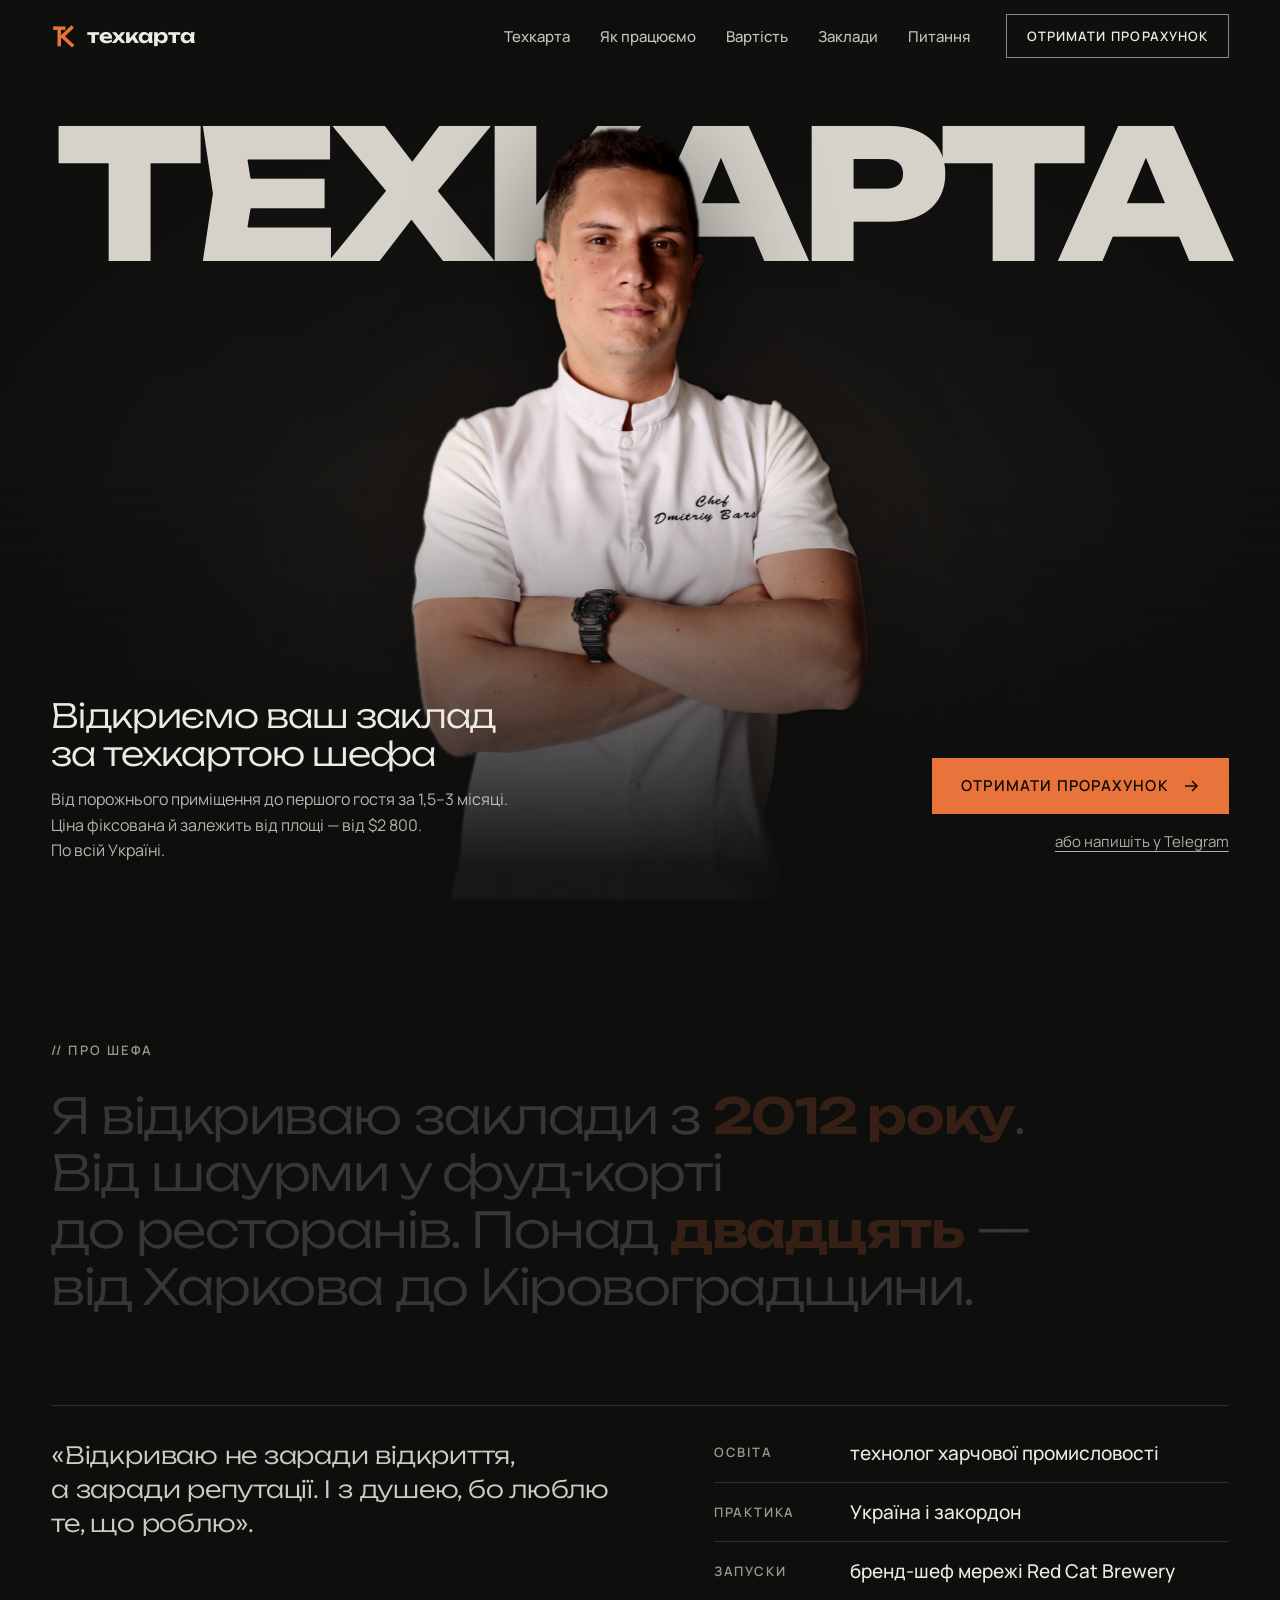
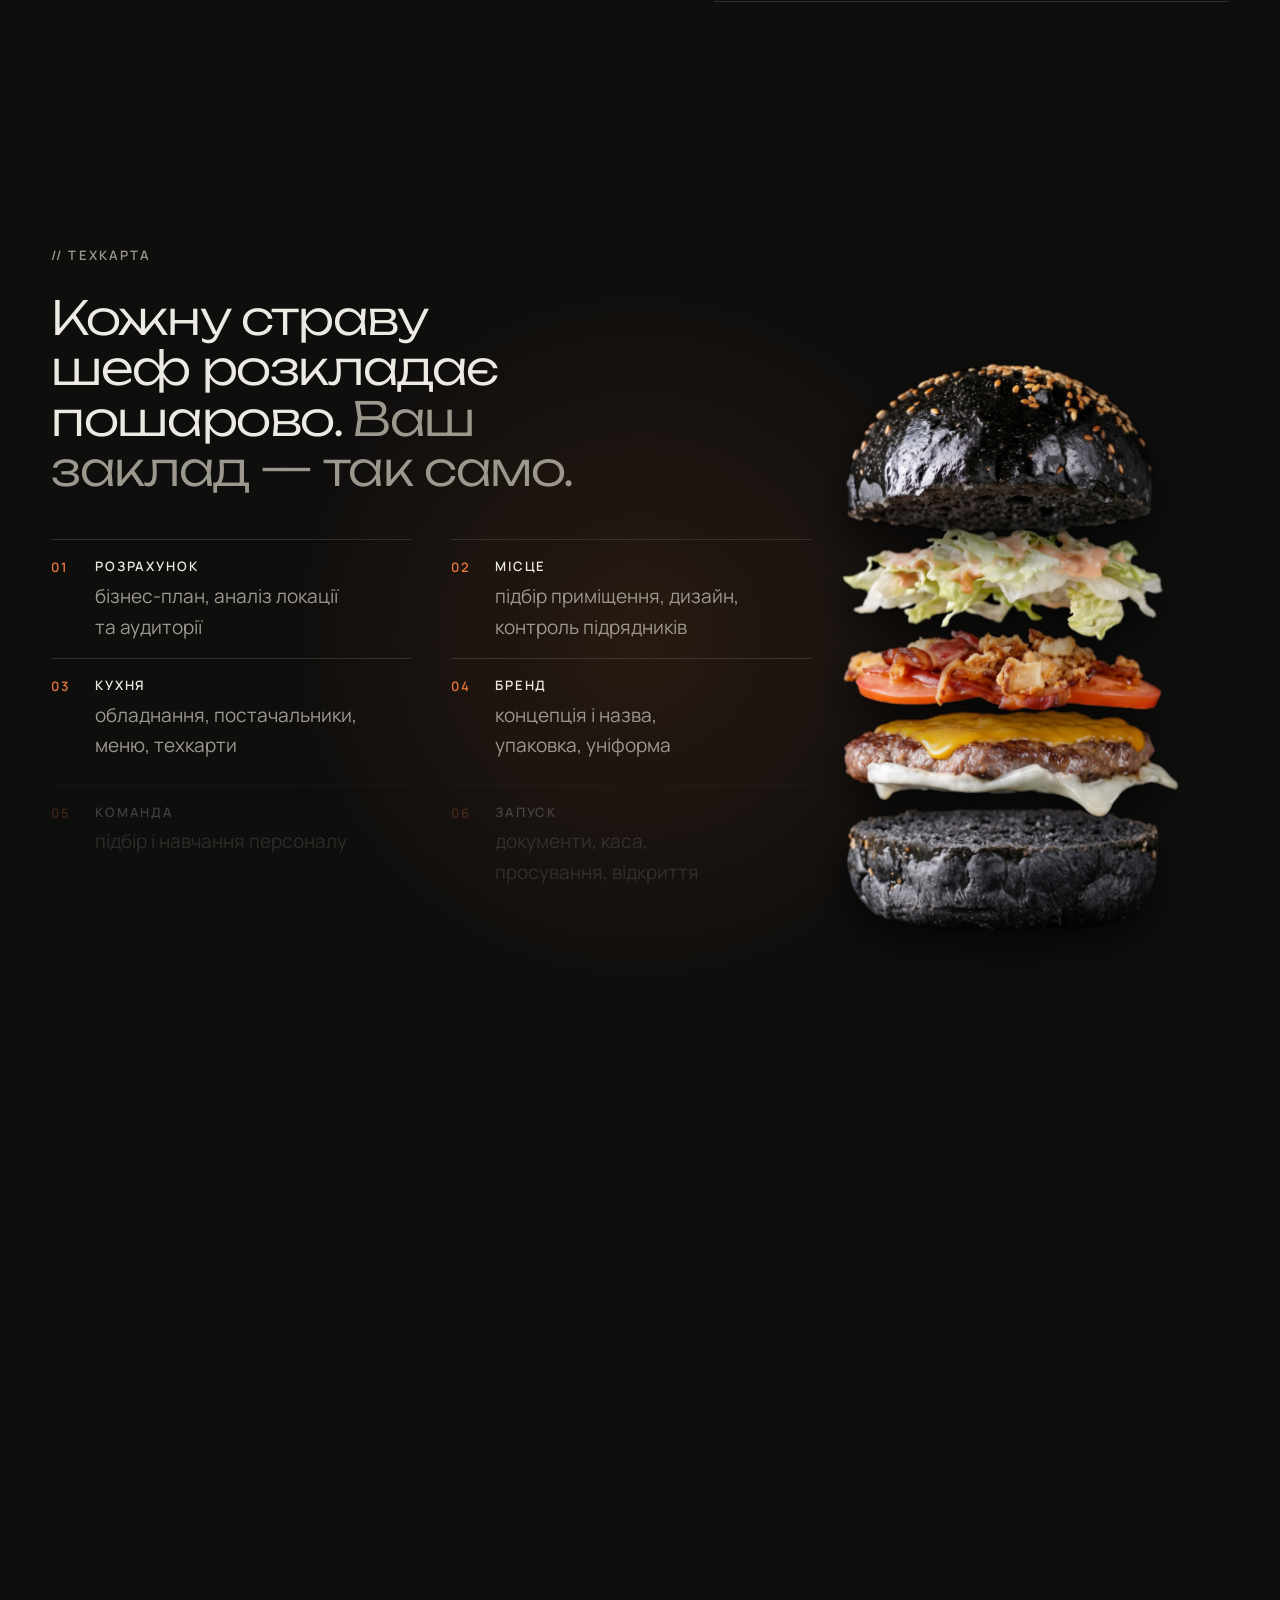
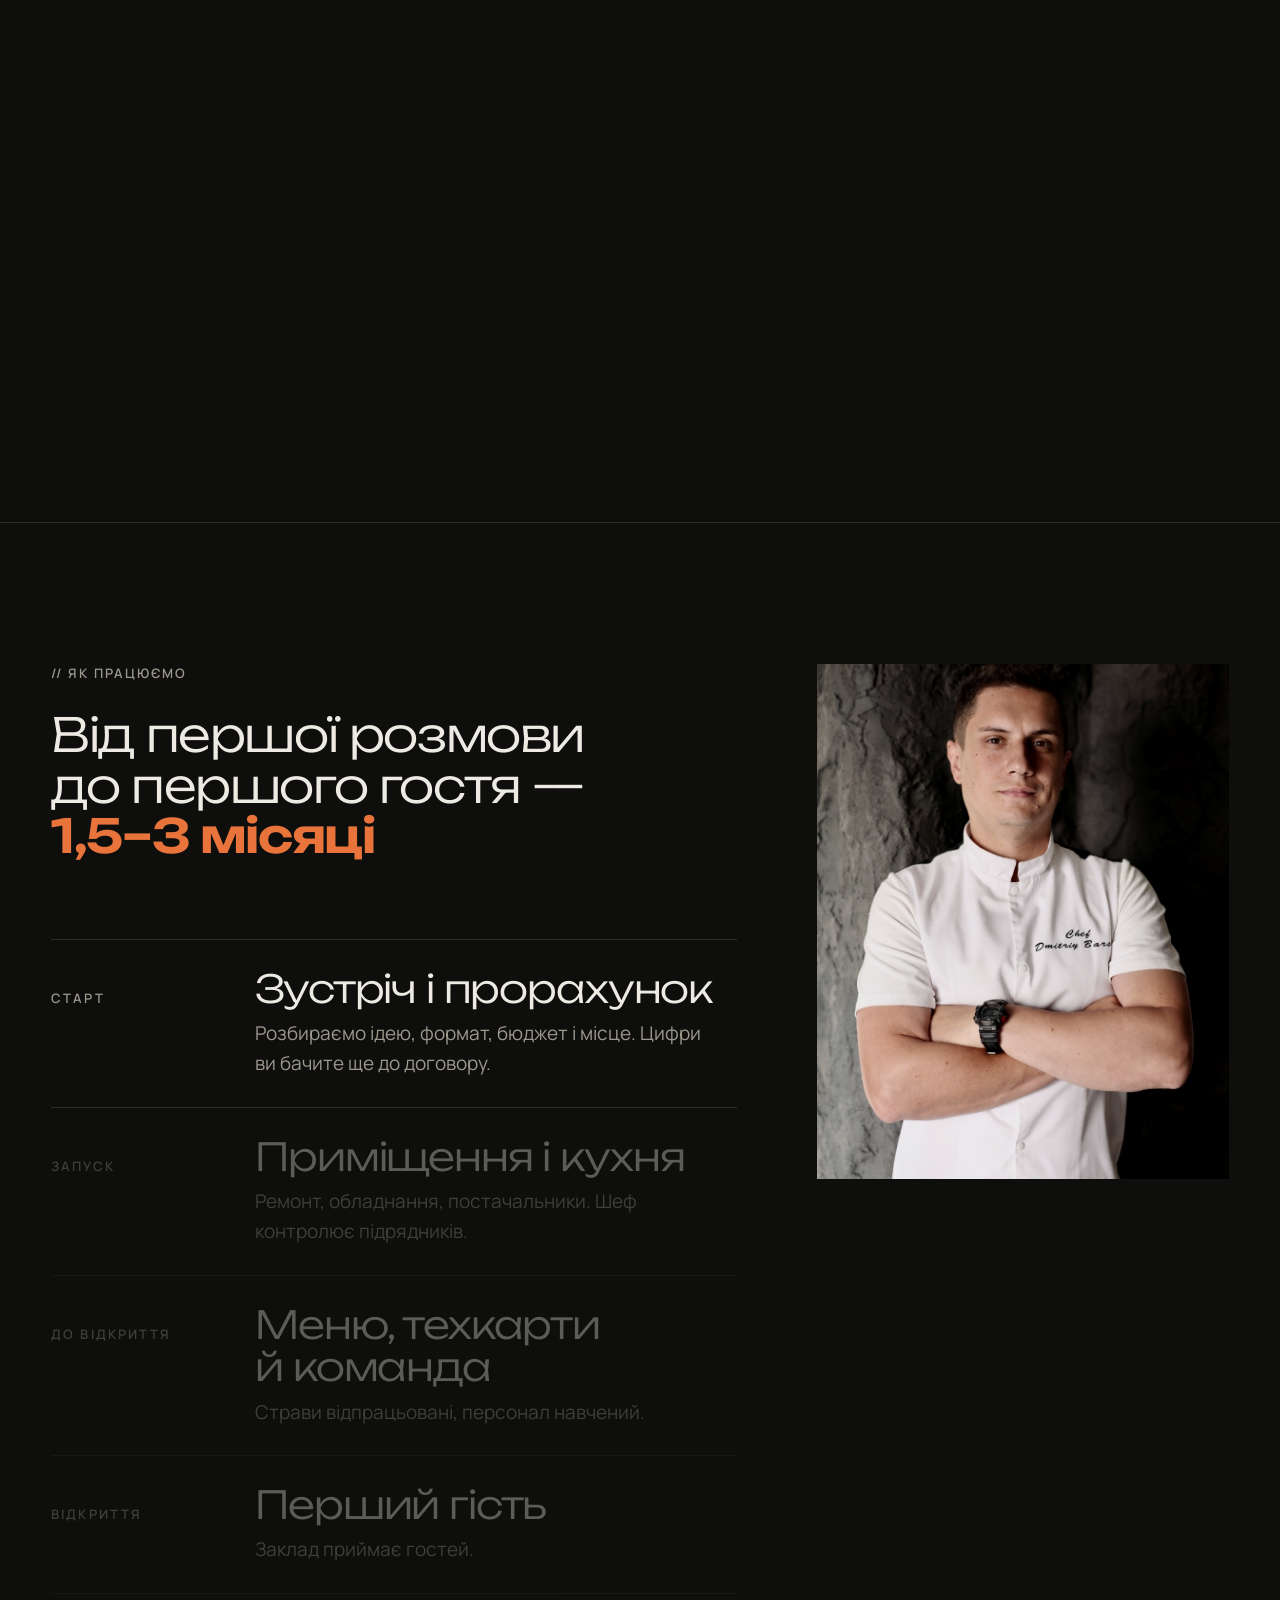
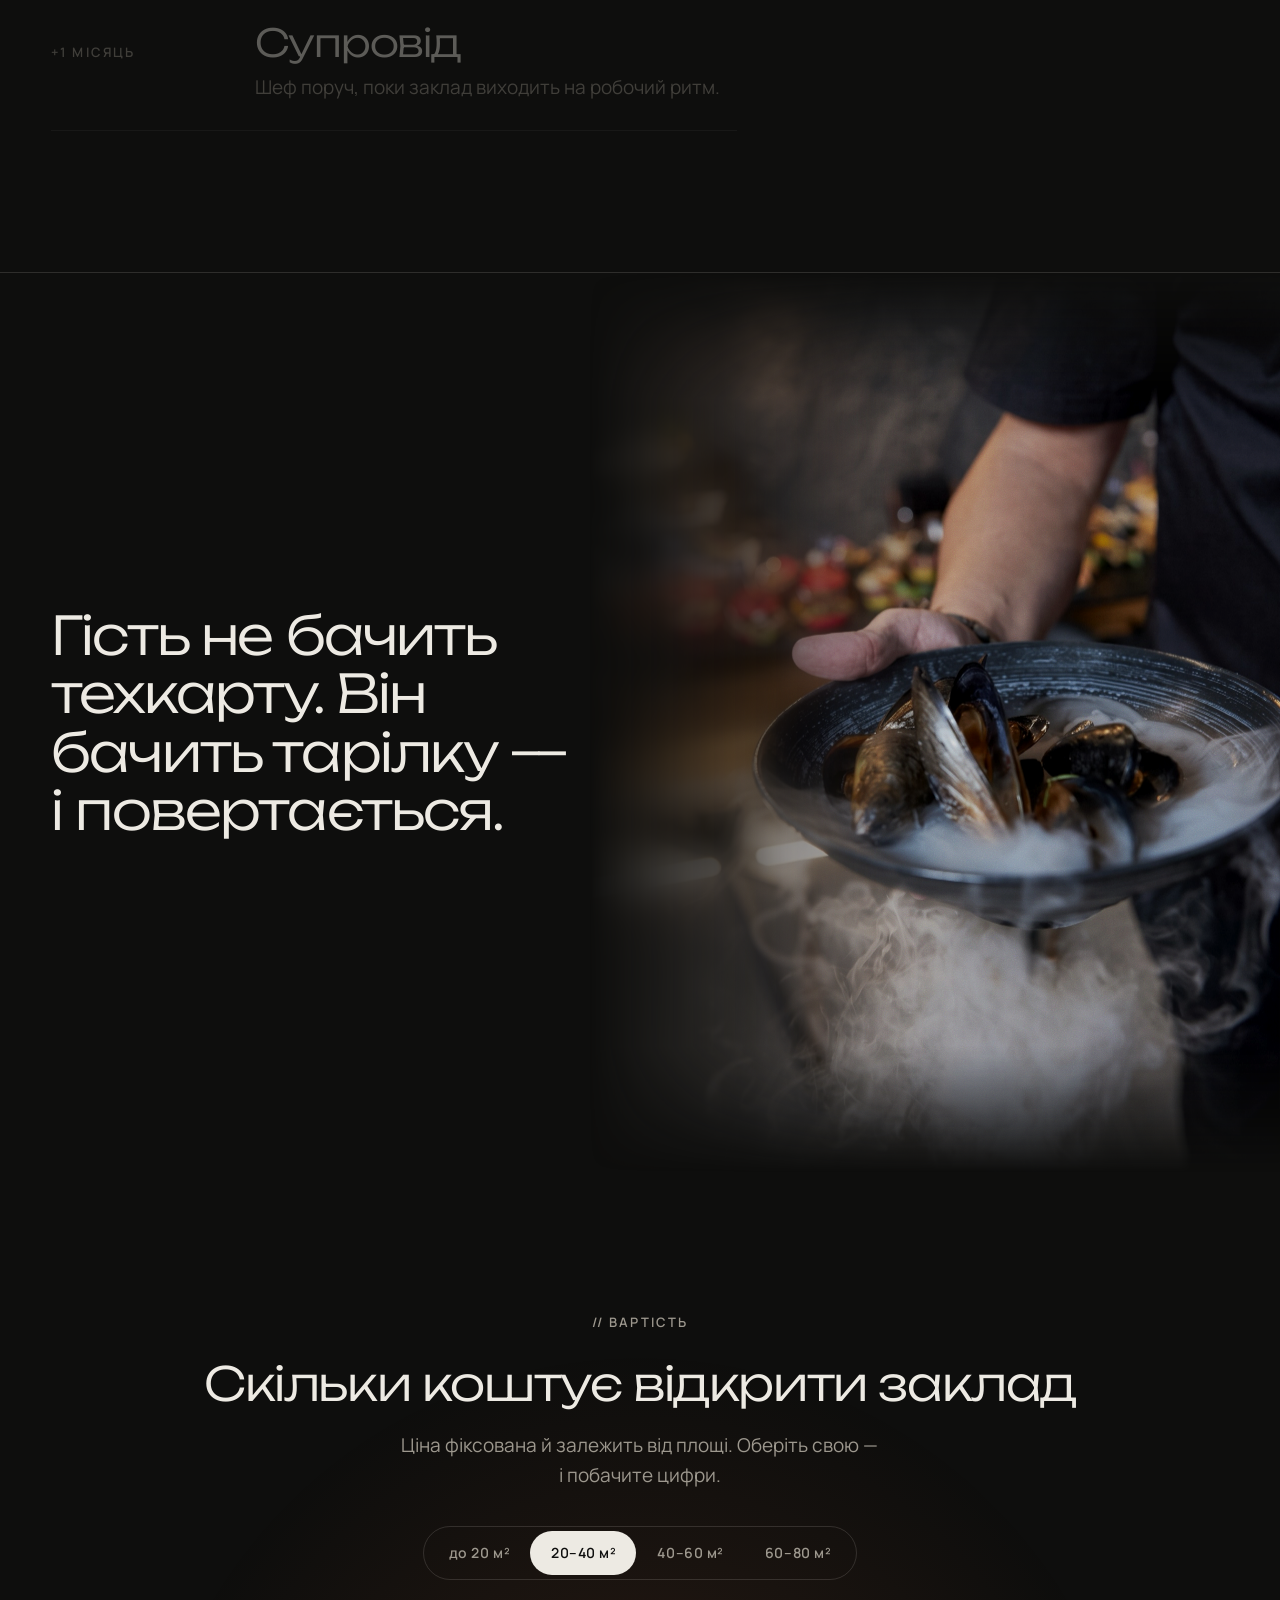
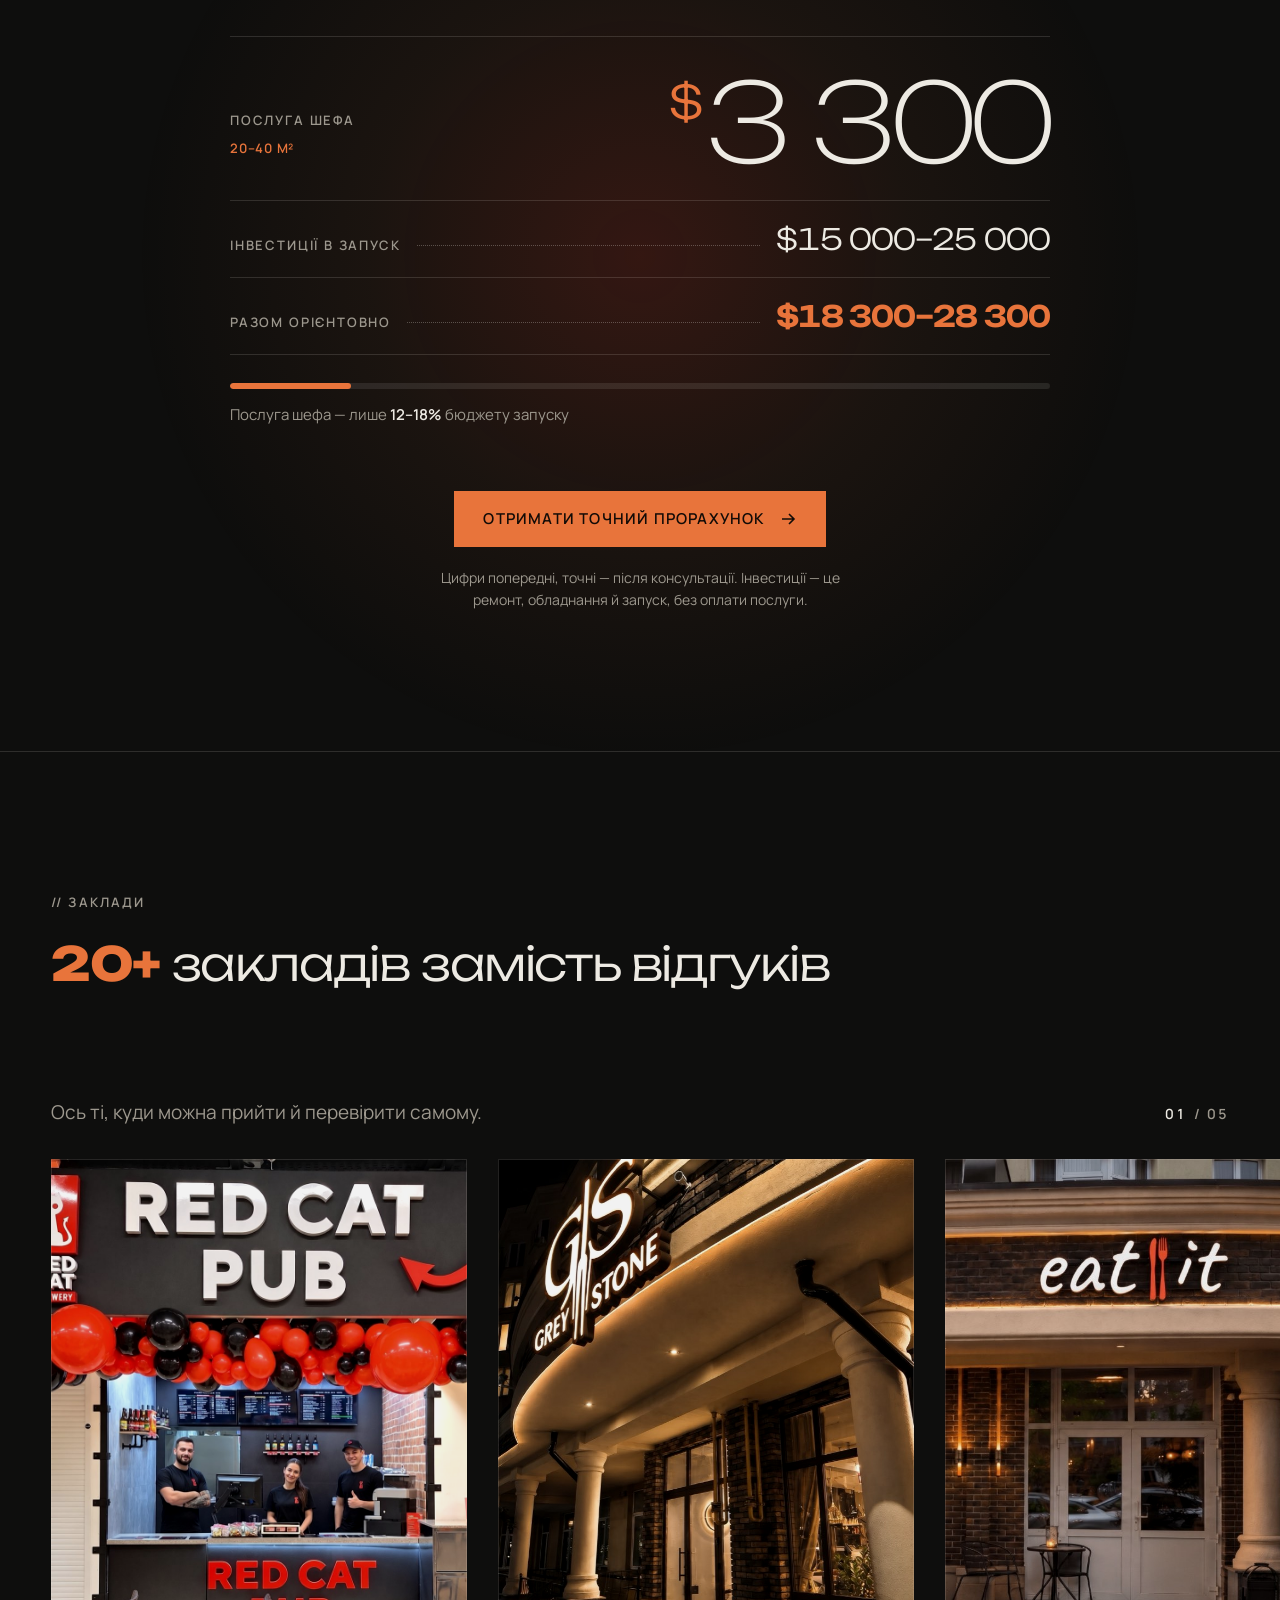
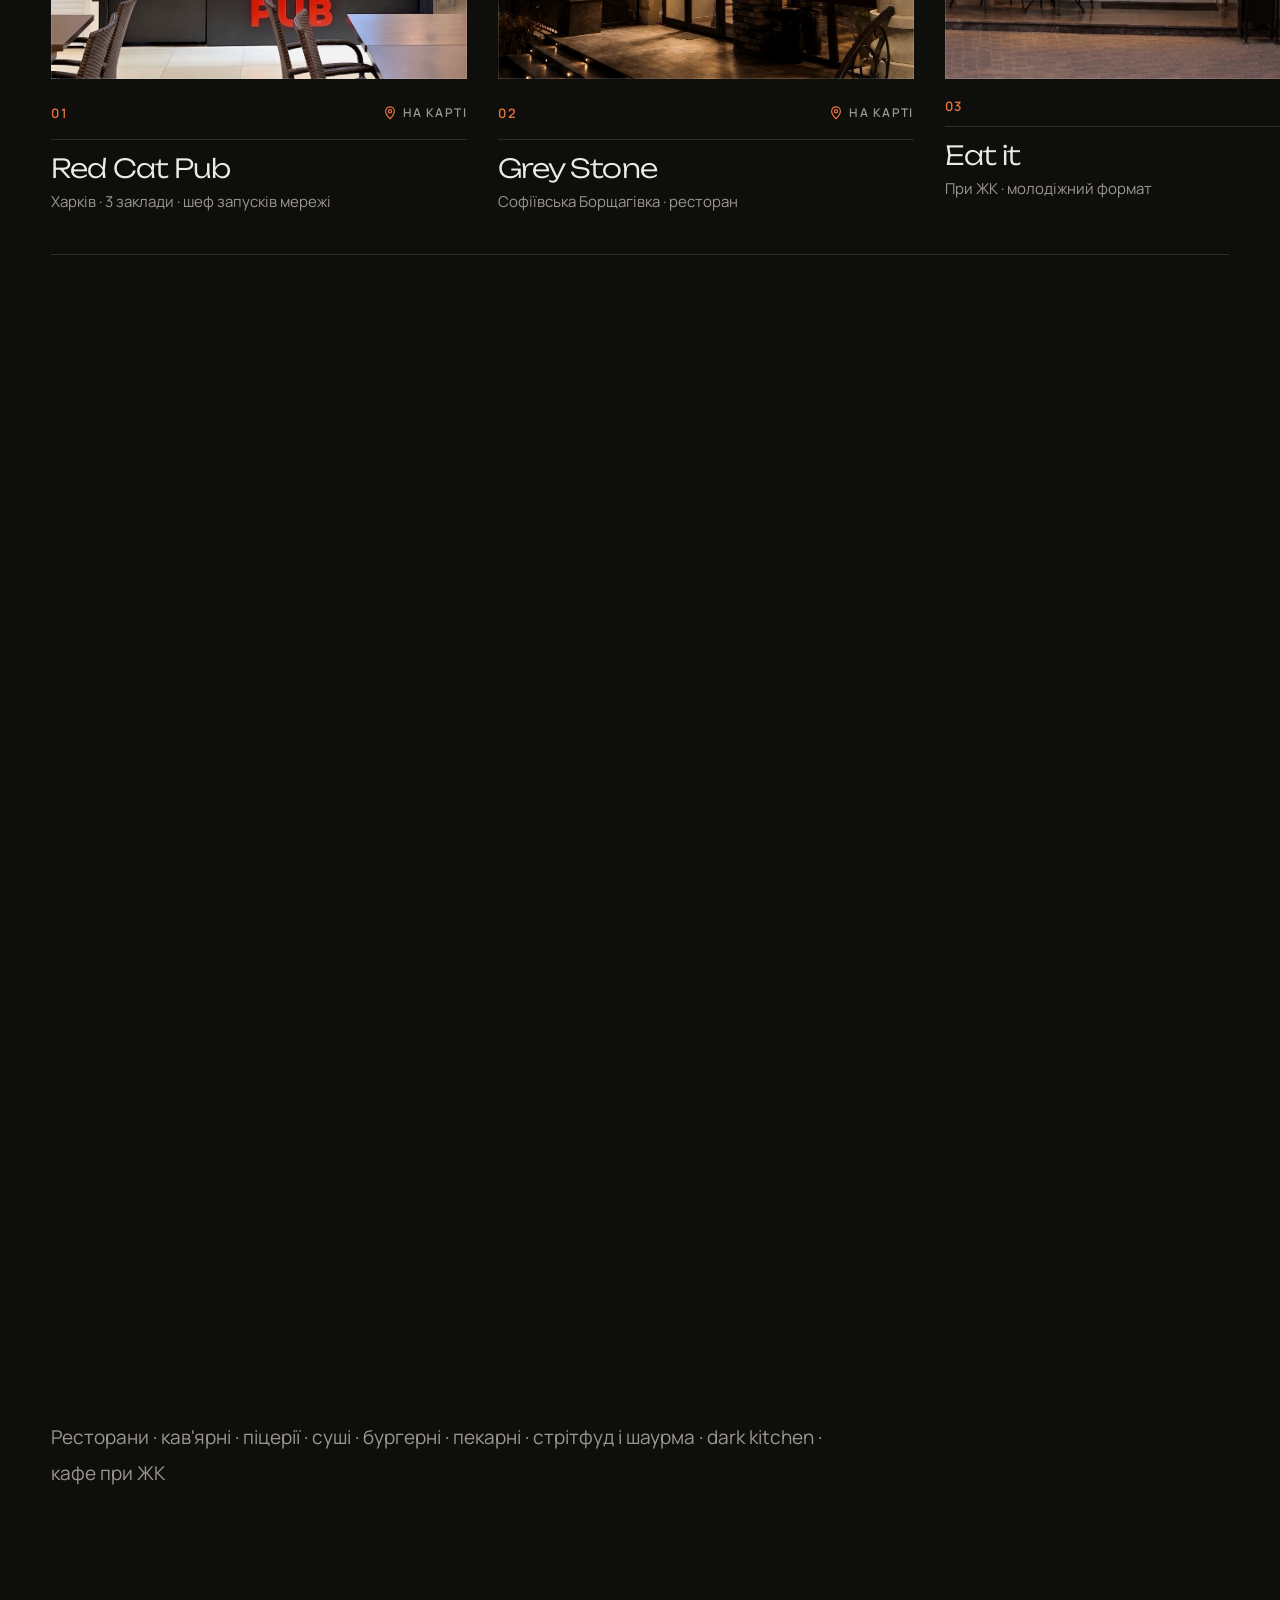
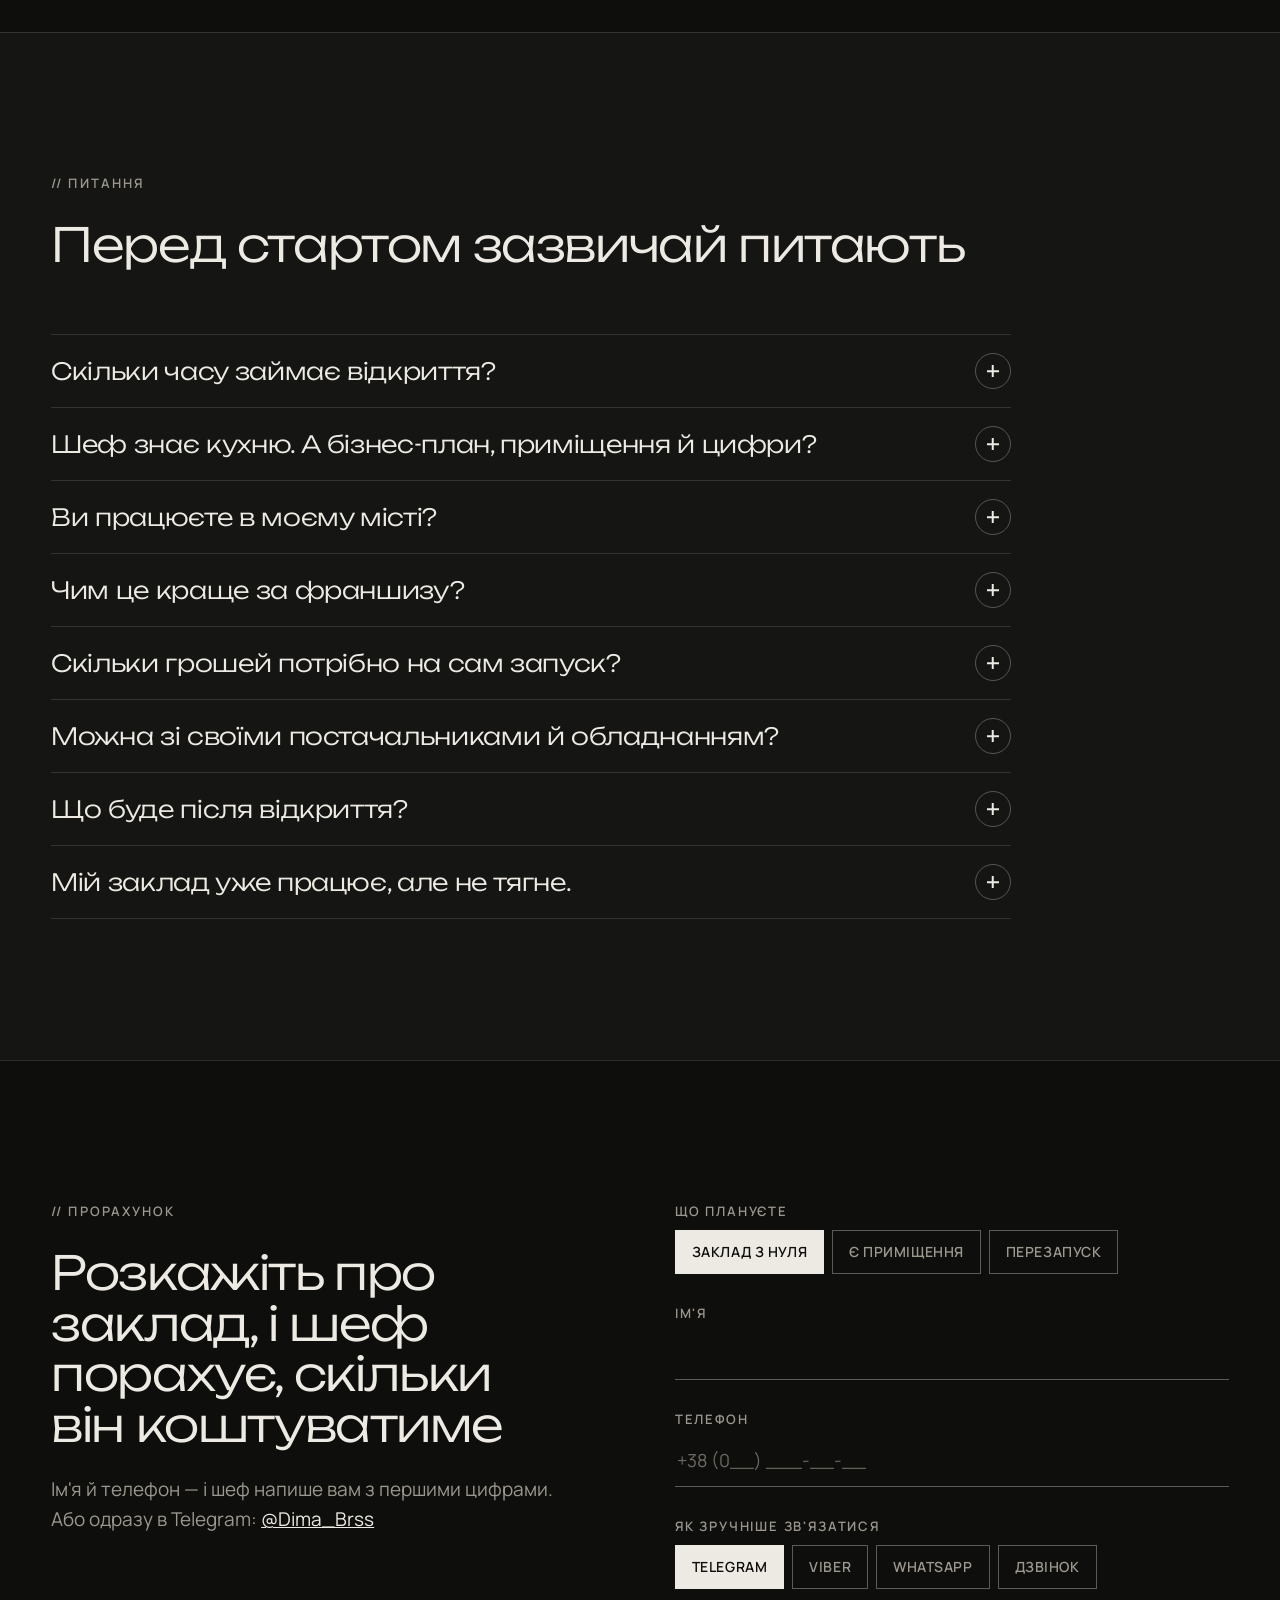
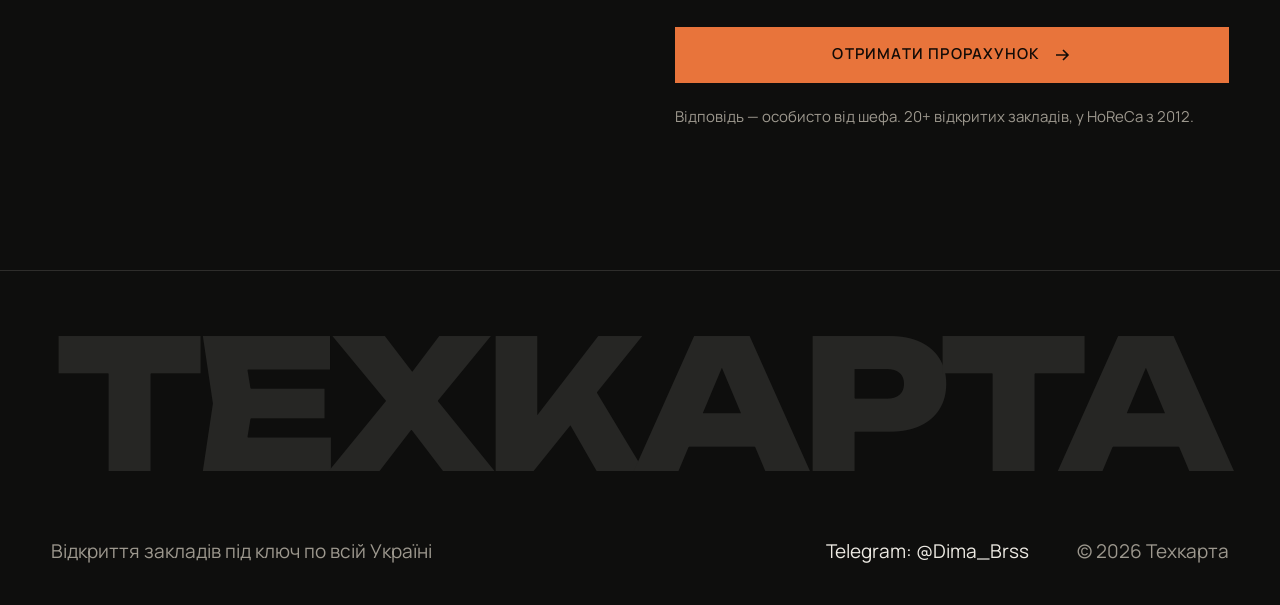
<file: public/index.html>
<!doctype html>
<html lang="uk">
<head>
<meta charset="utf-8">
<meta name="viewport" content="width=device-width, initial-scale=1, viewport-fit=cover">
<title>Відкриття закладу під ключ від бренд-шефа — Техкарта</title>
<meta name="description" content="Відкриємо ваш заклад за техкартою шефа: від порожнього приміщення до першого гостя за 1,5–3 місяці. Фастфуд, кав'ярні, піцерії, суші — по всій Україні. Від $2 800.">
<link rel="canonical" href="https://tekhkarta.pages.dev/">
<meta property="og:type" content="website">
<meta property="og:locale" content="uk_UA">
<meta property="og:site_name" content="Техкарта">
<meta property="og:title" content="Відкриємо ваш заклад за техкартою шефа">
<meta property="og:description" content="Від порожнього приміщення до першого гостя за 1,5–3 місяці. Фіксована ціна від площі: від $2 800.">
<meta property="og:url" content="https://tekhkarta.pages.dev/">
<meta property="og:image" content="https://tekhkarta.pages.dev/img/og.jpg">
<meta property="og:image:width" content="1200">
<meta property="og:image:height" content="630">
<meta name="twitter:card" content="summary_large_image">
<meta name="theme-color" content="#0E0E0D">
<link rel="icon" href="favicon.svg" type="image/svg+xml">
<link rel="apple-touch-icon" href="apple-touch-icon.png">
<link rel="preload" as="image" href="img/chef-cut.png">
<link rel="preconnect" href="https://fonts.googleapis.com">
<link rel="preconnect" href="https://fonts.gstatic.com" crossorigin>
<link href="https://fonts.googleapis.com/css2?family=Unbounded:wght@200;300;600;800&family=Manrope:wght@400;500;600;700&family=IBM+Plex+Mono:wght@600&display=swap" rel="stylesheet">
<link rel="stylesheet" href="css/style.css?v=dm1">
</head>
<body>
<div class="preloader" aria-hidden="true">
  <div class="preloader__in"><svg class="logo__mark" viewBox="0 0 48 48" aria-hidden="true"><path d="M4 9.5h22.5" pathLength="1"/><path d="M15.25 9.5V43" pathLength="1"/><path d="M18.5 27 40 6.5" pathLength="1"/><path d="M21 24.5 41 43" pathLength="1"/></svg><span class="preloader__bar"><i></i></span></div>
</div>
<noscript><style>.preloader{display:none}.hero__word span,.hero__chef,.hero__bottom{opacity:1!important}</style></noscript>

<header class="header" id="top">
  <div class="container header__in">
    <a class="logo" href="#top" aria-label="Техкарта — на початок"><svg class="logo__mark" viewBox="0 0 48 48" aria-hidden="true"><path d="M4 9.5h22.5"/><path d="M15.25 9.5V43"/><path d="M18.5 27 40 6.5"/><path d="M21 24.5 41 43"/></svg><b>техкарта</b></a>
    <nav class="nav" id="nav" aria-label="Основне меню">
      <a href="#burger">Техкарта</a>
      <a href="#tekhnolohiia">Як працюємо</a>
      <a href="#vartist">Вартість</a>
      <a href="#zaklady">Заклади</a>
      <a href="#pytannia">Питання</a>
      <a class="btn btn--line nav__cta" href="#rozrakhunok">Отримати прорахунок</a>
    </nav>
    <a class="header__tg" href="https://t.me/Dima_Brss" target="_blank" rel="noopener" aria-label="Написати шефу в Telegram"><svg viewBox="0 0 24 24" aria-hidden="true"><path d="M21.5 3.5 2.8 10.7c-.9.4-.9 1.6.1 1.9l4.6 1.4 1.8 5.6c.2.8 1.2 1 1.8.4l2.6-2.5 4.8 3.5c.7.5 1.6.1 1.8-.7l3-15.1c.2-1-.8-1.8-1.8-1.3ZM9.4 13.6l8.4-6.3-6.9 7.4-.3 3-1.2-4.1Z" fill="currentColor"/></svg></a>
    <a class="btn btn--line btn--sm header__cta" href="#rozrakhunok"><span class="header__cta-x">Отримати </span>прорахунок</a>
    <button class="burger" type="button" aria-expanded="false" aria-controls="nav" aria-label="Відкрити меню"><span></span><span></span></button>
  </div>
</header>

<main>

  <!-- ===== HERO ===== -->
  <section class="hero" aria-labelledby="hero-title">
    <div class="hero__light" aria-hidden="true"></div>
    <div class="hero__layer hero__layer--word" aria-hidden="true"><p class="hero__word"><span class="hero__thin">тех</span><span class="hero__bold">карта</span></p></div>
    <div class="hero__layer hero__layer--chef"><img class="hero__chef" src="img/chef-cut.png" alt="Дмитро, бренд-шеф, у білому кітелі" width="714" height="1200" fetchpriority="high"></div>
    <canvas class="hero__smoke" aria-hidden="true"></canvas>
    <div class="hero__shade" aria-hidden="true"></div>

    <div class="container hero__ui">
      <div class="hero__bottom">
        <div class="hero__left">
          <h1 class="hero__h1" id="hero-title">Відкриємо ваш заклад за&nbsp;техкартою шефа</h1>
          <p class="hero__lead">Від&nbsp;порожнього приміщення до&nbsp;першого гостя за&nbsp;<span class="nobr">1,5–3&nbsp;місяці</span>.<br>Ціна фіксована й&nbsp;залежить від&nbsp;площі&nbsp;— від&nbsp;<span class="nobr">$2&nbsp;800</span>.<br>По&nbsp;всій Україні.</p>
          <p class="hero__proof">20+&nbsp;закладів · з&nbsp;2012 · від&nbsp;$2&nbsp;800</p>
        </div>
        <div class="hero__right">
          <a class="btn btn--fill" href="#rozrakhunok">Отримати прорахунок <svg viewBox="0 0 18 18" fill="none" aria-hidden="true"><path d="M3 9h12M10 4l5 5-5 5" stroke="currentColor" stroke-width="1.6"/></svg></a>
          <a class="hero__tg" href="https://t.me/Dima_Brss" target="_blank" rel="noopener">або напишіть у&nbsp;Telegram</a>
        </div>
      </div>
    </div>
  </section>

  <!-- ===== МАНІФЕСТ ШЕФА ===== -->
  <section class="intro" id="shef" aria-labelledby="intro-title">
    <div class="container">
      <p class="label">// про шефа</p>
      <h2 class="intro__text" id="intro-title">Я&nbsp;відкриваю заклади з&nbsp;<em>2012&nbsp;року</em>. Від&nbsp;шаурми у&nbsp;фуд-корті до&nbsp;ресторанів. Понад <em>двадцять</em>&nbsp;— від&nbsp;Харкова до&nbsp;Кіровоградщини.</h2>
      <div class="intro__row">
        <p class="intro__quote">«Відкриваю не&nbsp;заради відкриття, а&nbsp;заради репутації. І&nbsp;з&nbsp;душею, бо люблю те, що&nbsp;роблю».</p>
        <dl class="facts">
          <div><dt>Освіта</dt><dd>технолог харчової промисловості</dd></div>
          <div><dt>Практика</dt><dd>Україна і&nbsp;закордон</dd></div>
          <div><dt>Запуски</dt><dd>бренд-шеф мережі Red Cat Brewery</dd></div>
        </dl>
      </div>
    </div>
  </section>

  <!-- ===== ТЕХКАРТА БУРГЕРА ===== -->
  <section class="burger-tk" id="burger" aria-labelledby="burger-title">
   <div class="burger-tk__track">
    <div class="burger-tk__pin">
      <div class="container burger-tk__head">
        <p class="label">// техкарта</p>
        <h2 class="h2" id="burger-title">Кожну страву шеф розкладає пошарово. <span class="dim">Ваш заклад&nbsp;— так само.</span></h2>
      </div>
      <div class="burger-tk__stage" aria-hidden="true">
        <div class="bt">
          <img class="bt__l" style="--l:0.83;--w:91.53;--t:0;--h:28.12;--c:-35.94;z-index:5" src="img/burger-1.png" alt="" width="549" height="310" loading="lazy">
          <img class="bt__l" style="--l:0;--w:95.45;--t:28.57;--h:19.69;--c:-11.59;z-index:4" src="img/burger-2.png" alt="" width="573" height="217" loading="lazy">
          <img class="bt__l" style="--l:0;--w:95.04;--t:46.68;--h:14.17;--c:3.77;z-index:3" src="img/burger-3.png" alt="" width="571" height="156" loading="lazy">
          <img class="bt__l" style="--l:0.21;--w:99.79;--t:61.75;--h:18.45;--c:20.98;z-index:2" src="img/burger-4.png" alt="" width="599" height="203" loading="lazy">
          <img class="bt__l" style="--l:1.03;--w:93.18;--t:79.42;--h:20.58;--c:39.71;z-index:1" src="img/burger-5.png" alt="" width="559" height="227" loading="lazy">
        </div>
      </div>
    </div>
   </div>
    <ul class="burger-tk__list container" aria-label="Що входить у відкриття під ключ">
        <li><b>Розрахунок</b>бізнес-план, аналіз локації та&nbsp;аудиторії</li>
        <li><b>Місце</b>підбір приміщення, дизайн, контроль підрядників</li>
        <li><b>Кухня</b>обладнання, постачальники, меню, техкарти</li>
        <li><b>Бренд</b>концепція і&nbsp;назва, упаковка, уніформа</li>
        <li><b>Команда</b>підбір і&nbsp;навчання персоналу</li>
        <li><b>Запуск</b>документи, каса, просування, відкриття</li>
      </ul>
  </section>

  <!-- ===== ЯК ПРАЦЮЄМО ===== -->
  <section class="flow" id="tekhnolohiia" aria-labelledby="flow-title">
    <div class="container flow__grid">
      <div class="flow__main">
        <p class="label">// як&nbsp;працюємо</p>
        <h2 class="h2" id="flow-title">Від&nbsp;першої розмови до&nbsp;першого гостя&nbsp;— <b>1,5–3&nbsp;місяці</b></h2>
        <ol class="flow__steps">
          <li class="flow__step" data-img="0"><p class="flow__when">старт</p><div><h3>Зустріч і&nbsp;прорахунок</h3><p>Розбираємо ідею, формат, бюджет і&nbsp;місце. Цифри ви&nbsp;бачите ще до&nbsp;договору.</p></div></li>
          <li class="flow__step" data-img="1"><p class="flow__when">запуск</p><div><h3>Приміщення і&nbsp;кухня</h3><p>Ремонт, обладнання, постачальники. Шеф контролює підрядників.</p></div></li>
          <li class="flow__step" data-img="2"><p class="flow__when">до&nbsp;відкриття</p><div><h3>Меню, техкарти й&nbsp;команда</h3><p>Страви відпрацьовані, персонал навчений.</p></div></li>
          <li class="flow__step" data-img="3"><p class="flow__when">відкриття</p><div><h3>Перший гість</h3><p>Заклад приймає гостей.</p></div></li>
          <li class="flow__step" data-img="4"><p class="flow__when">+1&nbsp;місяць</p><div><h3>Супровід</h3><p>Шеф поруч, поки заклад виходить на&nbsp;робочий ритм.</p></div></li>
        </ol>
      </div>
      <div class="flow__aside" aria-hidden="true">
        <div class="flow__frame">
          <img class="is-on" src="img/chef-wide.jpg" alt="" width="866" height="1300" loading="lazy">
          <img src="img/kitchen.jpg" alt="" width="896" height="1200" loading="lazy">
          <img src="img/dish-pasta.jpg" alt="" width="824" height="1100" loading="lazy">
          <img src="img/redcat.jpg" alt="" width="1200" height="1168" loading="lazy">
          <img src="img/kitchen-work.jpg" alt="" width="824" height="1100" loading="lazy">
        </div>
      </div>
    </div>
  </section>

  <!-- ===== КАДР-ПАУЗА ===== -->
  <section class="frame" aria-label="Страва шефа">
    <figure class="frame__fig"><img class="frame__img" src="img/dish-mussels.jpg" alt="Мідії, подані з сухим льодом" width="1500" height="2009" loading="lazy"></figure>
    <div class="container frame__grid">
      <p class="frame__text">Гість не&nbsp;бачить техкарту. Він бачить тарілку&nbsp;— і&nbsp;повертається.</p>
    </div>
  </section>

  <!-- ===== ВАРТІСТЬ ===== -->
  <section class="cost" id="vartist" aria-labelledby="cost-title">
    <div class="cost__glow" aria-hidden="true"></div>
    <div class="container cost__grid">
      <div class="cost__text">
        <p class="label">// вартість</p>
        <h2 class="h2" id="cost-title">Скільки коштує відкрити заклад</h2>
        <p class="cost__lead">Ціна фіксована й&nbsp;залежить від&nbsp;площі. Оберіть свою&nbsp;— і&nbsp;побачите цифри.</p>
        <div class="chips" role="radiogroup" aria-label="Площа закладу">
          <button class="chip" role="radio" aria-checked="false" data-area="до 20 м²" data-s="2800" data-i="10000-18000">до&nbsp;20&nbsp;м²</button>
          <button class="chip" role="radio" aria-checked="true" data-area="20–40 м²" data-s="3300" data-i="15000-25000">20–40&nbsp;м²</button>
          <button class="chip" role="radio" aria-checked="false" data-area="40–60 м²" data-s="3600" data-i="20000-40000">40–60&nbsp;м²</button>
          <button class="chip" role="radio" aria-checked="false" data-area="60–80 м²" data-s="4800" data-i="35000-65000">60–80&nbsp;м²</button>
        </div>

      </div>
      <div class="calc" aria-live="polite">
        <div class="calc__top">
          <span class="calc__label">Послуга шефа <i class="calc__area" id="av">20–40&nbsp;м²</i></span>
          <output class="calc__big" id="sv"><small>$</small>3&nbsp;300</output>
        </div>
        <div class="calc__row"><span class="calc__label">Інвестиції в&nbsp;запуск</span><i class="calc__dots" aria-hidden="true"></i><output class="calc__val" id="iv">$15&nbsp;000–25&nbsp;000</output></div>
        <div class="calc__row calc__row--total"><span class="calc__label">Разом орієнтовно</span><i class="calc__dots" aria-hidden="true"></i><output class="calc__val" id="tv">$18&nbsp;300–28&nbsp;300</output></div>
        <div class="calc__share">
          <div class="calc__bar" aria-hidden="true"><i id="bv"></i></div>
          <p>Послуга шефа&nbsp;— лише <b id="pv">12–18%</b> бюджету запуску</p>
        </div>
      </div>
      <div class="cost__after">
        <a class="btn btn--fill cost__cta" href="#rozrakhunok" data-pick-area>Отримати точний прорахунок <svg viewBox="0 0 18 18" fill="none" aria-hidden="true"><path d="M3 9h12M10 4l5 5-5 5" stroke="currentColor" stroke-width="1.6"/></svg></a>
        <p class="cost__note">Цифри попередні, точні&nbsp;— після консультації. Інвестиції&nbsp;— це ремонт, обладнання й&nbsp;запуск, без оплати послуги.</p>
      </div>
    </div>
  </section>

  <!-- ===== ЗАКЛАДИ ===== -->
  <section class="venues" id="zaklady" aria-labelledby="venues-title">
    <div class="container">
      <p class="label">// заклади</p>
      <h2 class="h2" id="venues-title"><b>20+</b> закладів замість відгуків</h2>
    </div>
    <div class="vtrack">
      <div class="vpin">
        <div class="container vtop">
          <p class="venues__sub">Ось ті, куди можна прийти й&nbsp;перевірити самому.</p>
          <p class="vcount" aria-hidden="true"><b>01</b><span>/ 05</span></p>
        </div>
        <ul class="vrail" role="list">
          <li class="vcard">
            <div class="vcard__ph"><img src="img/redcat.jpg" alt="Відкриття Red Cat Pub з командою" width="1200" height="1168" loading="lazy"></div>
            <div class="vcard__cap">
              <p class="vcard__top"><span class="vcard__n">01</span><a class="vcard__map" href="https://www.google.com/maps/search/?api=1&amp;query=Red+Cat+Brewery+%D0%A5%D0%B0%D1%80%D0%BA%D1%96%D0%B2" target="_blank" rel="noopener"><svg viewBox="0 0 16 16" fill="none" aria-hidden="true"><path d="M8 14.5s5-4.6 5-8.5a5 5 0 0 0-10 0c0 3.9 5 8.5 5 8.5Z" stroke="currentColor" stroke-width="1.4"/><circle cx="8" cy="6" r="1.8" stroke="currentColor" stroke-width="1.4"/></svg>На&nbsp;карті</a></p>
              <h3 class="vcard__name">Red Cat Pub</h3>
              <p class="vcard__meta">Харків · 3&nbsp;заклади · шеф запусків мережі</p>
            </div>
          </li>
          <li class="vcard">
            <div class="vcard__ph"><img src="img/greystone.jpg" alt="Фасад ресторану Grey Stone" width="880" height="1100" loading="lazy"></div>
            <div class="vcard__cap">
              <p class="vcard__top"><span class="vcard__n">02</span><a class="vcard__map" href="https://www.google.com/maps/search/?api=1&amp;query=Grey+Stone+%D0%A1%D0%BE%D1%84%D1%96%D1%97%D0%B2%D1%81%D1%8C%D0%BA%D0%B0+%D0%91%D0%BE%D1%80%D1%89%D0%B0%D0%B3%D1%96%D0%B2%D0%BA%D0%B0" target="_blank" rel="noopener"><svg viewBox="0 0 16 16" fill="none" aria-hidden="true"><path d="M8 14.5s5-4.6 5-8.5a5 5 0 0 0-10 0c0 3.9 5 8.5 5 8.5Z" stroke="currentColor" stroke-width="1.4"/><circle cx="8" cy="6" r="1.8" stroke="currentColor" stroke-width="1.4"/></svg>На&nbsp;карті</a></p>
              <h3 class="vcard__name">Grey Stone</h3>
              <p class="vcard__meta">Софіївська Борщагівка · ресторан</p>
            </div>
          </li>
          <li class="vcard">
            <div class="vcard__ph"><img src="img/eatit.jpg" alt="Фасад закладу Eat it" width="1100" height="836" loading="lazy"></div>
            <div class="vcard__cap">
              <p class="vcard__top"><span class="vcard__n">03</span></p>
              <h3 class="vcard__name">Eat it</h3>
              <p class="vcard__meta">При&nbsp;ЖК · молодіжний формат</p>
            </div>
          </li>
          <li class="vcard">
            <div class="vcard__ph"><img src="img/gsp.jpg" alt="Вивіска «Готові страви поруч»" width="1200" height="798" loading="lazy"></div>
            <div class="vcard__cap">
              <p class="vcard__top"><span class="vcard__n">04</span></p>
              <h3 class="vcard__name">Готові страви поруч</h3>
              <p class="vcard__meta">Домашні страви</p>
            </div>
          </li>
          <li class="vcard vcard--next">
            <div class="vcard__ph vnext">
              <span class="vcard__n">05</span>
              <div class="vnext__body"><p class="vnext__t">Ваш заклад може бути наступним</p><p class="vnext__s">Ще понад десяток закладів від&nbsp;Харкова до&nbsp;Кіровоградщини.</p></div>
              <a class="btn btn--fill" href="#rozrakhunok">Отримати прорахунок <svg viewBox="0 0 18 18" fill="none" aria-hidden="true"><path d="M3 9h12M10 4l5 5-5 5" stroke="currentColor" stroke-width="1.6"/></svg></a>
            </div>
          </li>
        </ul>
        <div class="container"><div class="vbar" aria-hidden="true"><i></i></div></div>
      </div>
    </div>
    <div class="container">
      <p class="venues__formats">Ресторани · кав'ярні · піцерії · суші · бургерні · пекарні · стрітфуд і&nbsp;шаурма · dark kitchen · кафе при&nbsp;ЖК</p>
    </div>
  </section>

  <!-- ===== ПИТАННЯ ===== -->
  <section class="faq" id="pytannia" aria-labelledby="faq-title">
    <div class="container">
      <p class="label">// питання</p>
      <h2 class="h2" id="faq-title">Перед стартом зазвичай питають</h2>
      <div class="qa">
        <details class="qa__item"><summary>Скільки часу займає відкриття?<span class="qa__plus" aria-hidden="true"></span></summary><p>Від&nbsp;1,5 до&nbsp;3&nbsp;місяців. Великі проєкти&nbsp;— довше.</p></details>
        <details class="qa__item"><summary>Шеф знає кухню. А&nbsp;бізнес-план, приміщення й&nbsp;цифри?<span class="qa__plus" aria-hidden="true"></span></summary><p>Теж частина роботи: бізнес-план, аналіз локації та&nbsp;аудиторії, підбір приміщення, контроль дизайну й&nbsp;підрядників, документи й&nbsp;каса. Після відкриття&nbsp;— ще місяць супроводу.</p></details>
        <details class="qa__item"><summary>Ви&nbsp;працюєте в&nbsp;моєму місті?<span class="qa__plus" aria-hidden="true"></span></summary><p>Так, по&nbsp;всій Україні&nbsp;— від&nbsp;Харкова до&nbsp;Кіровоградщини.</p></details>
        <details class="qa__item"><summary>Чим це&nbsp;краще за&nbsp;франшизу?<span class="qa__plus" aria-hidden="true"></span></summary><p>Заклад повністю ваш: назва, меню, постачальники. Оплата разова, без&nbsp;роялті.</p></details>
        <details class="qa__item"><summary>Скільки грошей потрібно на&nbsp;сам запуск?<span class="qa__plus" aria-hidden="true"></span></summary><p>Залежно від&nbsp;площі: до&nbsp;20&nbsp;м²&nbsp;— $10–18&nbsp;тис., 20–40&nbsp;м²&nbsp;— $15–25&nbsp;тис., 40–60&nbsp;м²&nbsp;— $20–40&nbsp;тис., 60–80&nbsp;м²&nbsp;— $35–65&nbsp;тис. Це&nbsp;ремонт, обладнання й&nbsp;запуск, без&nbsp;оплати послуги.</p></details>
        <details class="qa__item"><summary>Можна зі&nbsp;своїми постачальниками й&nbsp;обладнанням?<span class="qa__plus" aria-hidden="true"></span></summary><p>Так. Працюємо з&nbsp;вашими, а&nbsp;якщо їх немає&nbsp;— шеф підбере своїх.</p></details>
        <details class="qa__item"><summary>Що&nbsp;буде після відкриття?<span class="qa__plus" aria-hidden="true"></span></summary><p>Місяць супроводу: шеф поруч, поки заклад виходить на&nbsp;робочий ритм.</p></details>
        <details class="qa__item"><summary>Мій заклад уже працює, але не&nbsp;тягне.<span class="qa__plus" aria-hidden="true"></span></summary><p>Можна окремо: аудит, перезапуск, нове меню й&nbsp;техкарти&nbsp;— без&nbsp;повного пакета.</p></details>
      </div>
    </div>
  </section>

  <!-- ===== ФОРМА ===== -->
  <section class="lead" id="rozrakhunok" aria-labelledby="lead-title">
    <div class="container lead__grid">
      <div class="lead__text">
        <p class="label">// прорахунок</p>
        <h2 class="h2" id="lead-title">Розкажіть про заклад, і&nbsp;шеф порахує, скільки він коштуватиме</h2>
        <p class="lead__sub">Ім'я й&nbsp;телефон&nbsp;— і&nbsp;шеф напише вам з&nbsp;першими цифрами. Або одразу в&nbsp;Telegram: <a href="https://t.me/Dima_Brss" target="_blank" rel="noopener">@Dima_Brss</a></p>
      </div>
      <form class="form" id="leadForm" novalidate>
        <fieldset class="field field--radios">
          <legend>Що&nbsp;плануєте</legend>
          <div class="radios">
            <label><input type="radio" name="situation" value="Є ідея і бюджет" checked><span>заклад з&nbsp;нуля</span></label>
            <label><input type="radio" name="situation" value="Є приміщення"><span>є приміщення</span></label>
            <label><input type="radio" name="situation" value="Заклад працює, треба перезапуск"><span>перезапуск</span></label>
          </div>
        </fieldset>
        <div class="field">
          <label for="f-name">Ім'я</label>
          <input id="f-name" name="name" autocomplete="given-name" required aria-describedby="e-name">
          <small class="field__err" id="e-name">Як&nbsp;до&nbsp;вас звертатися?</small>
        </div>
        <div class="field">
          <label for="f-phone">Телефон</label>
          <input id="f-phone" name="phone" type="tel" inputmode="tel" autocomplete="tel" placeholder="+38 (0__) ___-__-__" required aria-describedby="e-phone">
          <small class="field__err" id="e-phone">Введіть номер повністю: +38 (0XX) XXX-XX-XX</small>
        </div>
        <fieldset class="field field--radios">
          <legend>Як&nbsp;зручніше зв'язатися</legend>
          <div class="radios">
            <label><input type="radio" name="via" value="Telegram" checked><span>Telegram</span></label>
            <label><input type="radio" name="via" value="Viber"><span>Viber</span></label>
            <label><input type="radio" name="via" value="WhatsApp"><span>WhatsApp</span></label>
            <label><input type="radio" name="via" value="Дзвінок"><span>Дзвінок</span></label>
          </div>
        </fieldset>
        <input type="hidden" name="area" id="f-area" value="">
        <input class="hp" type="text" name="company" tabindex="-1" autocomplete="off" aria-hidden="true">
        <button class="btn btn--fill form__btn" type="submit">Отримати прорахунок <svg viewBox="0 0 18 18" fill="none" aria-hidden="true"><path d="M3 9h12M10 4l5 5-5 5" stroke="currentColor" stroke-width="1.6"/></svg></button>
        <p class="form__note">Відповідь&nbsp;— особисто від&nbsp;шефа. 20+ відкритих закладів, у&nbsp;HoReCa з&nbsp;2012.</p>
        <p class="form__status" role="status" aria-live="polite"></p>
      </form>
    </div>
  </section>

</main>

<footer class="footer">
  <p class="footer__word" aria-hidden="true"><span class="hero__thin">тех</span><span class="hero__bold">карта</span></p>
  <div class="container footer__in">
    <p class="footer__desc">Відкриття закладів під&nbsp;ключ по&nbsp;всій Україні</p>
    <a class="footer__tg" href="https://t.me/Dima_Brss" target="_blank" rel="noopener">Telegram: @Dima_Brss</a>
    <p class="footer__copy">© 2026 Техкарта</p>
  </div>
</footer>

<script src="js/main.js?v=dm1" defer></script>
</body>
</html>
</file>
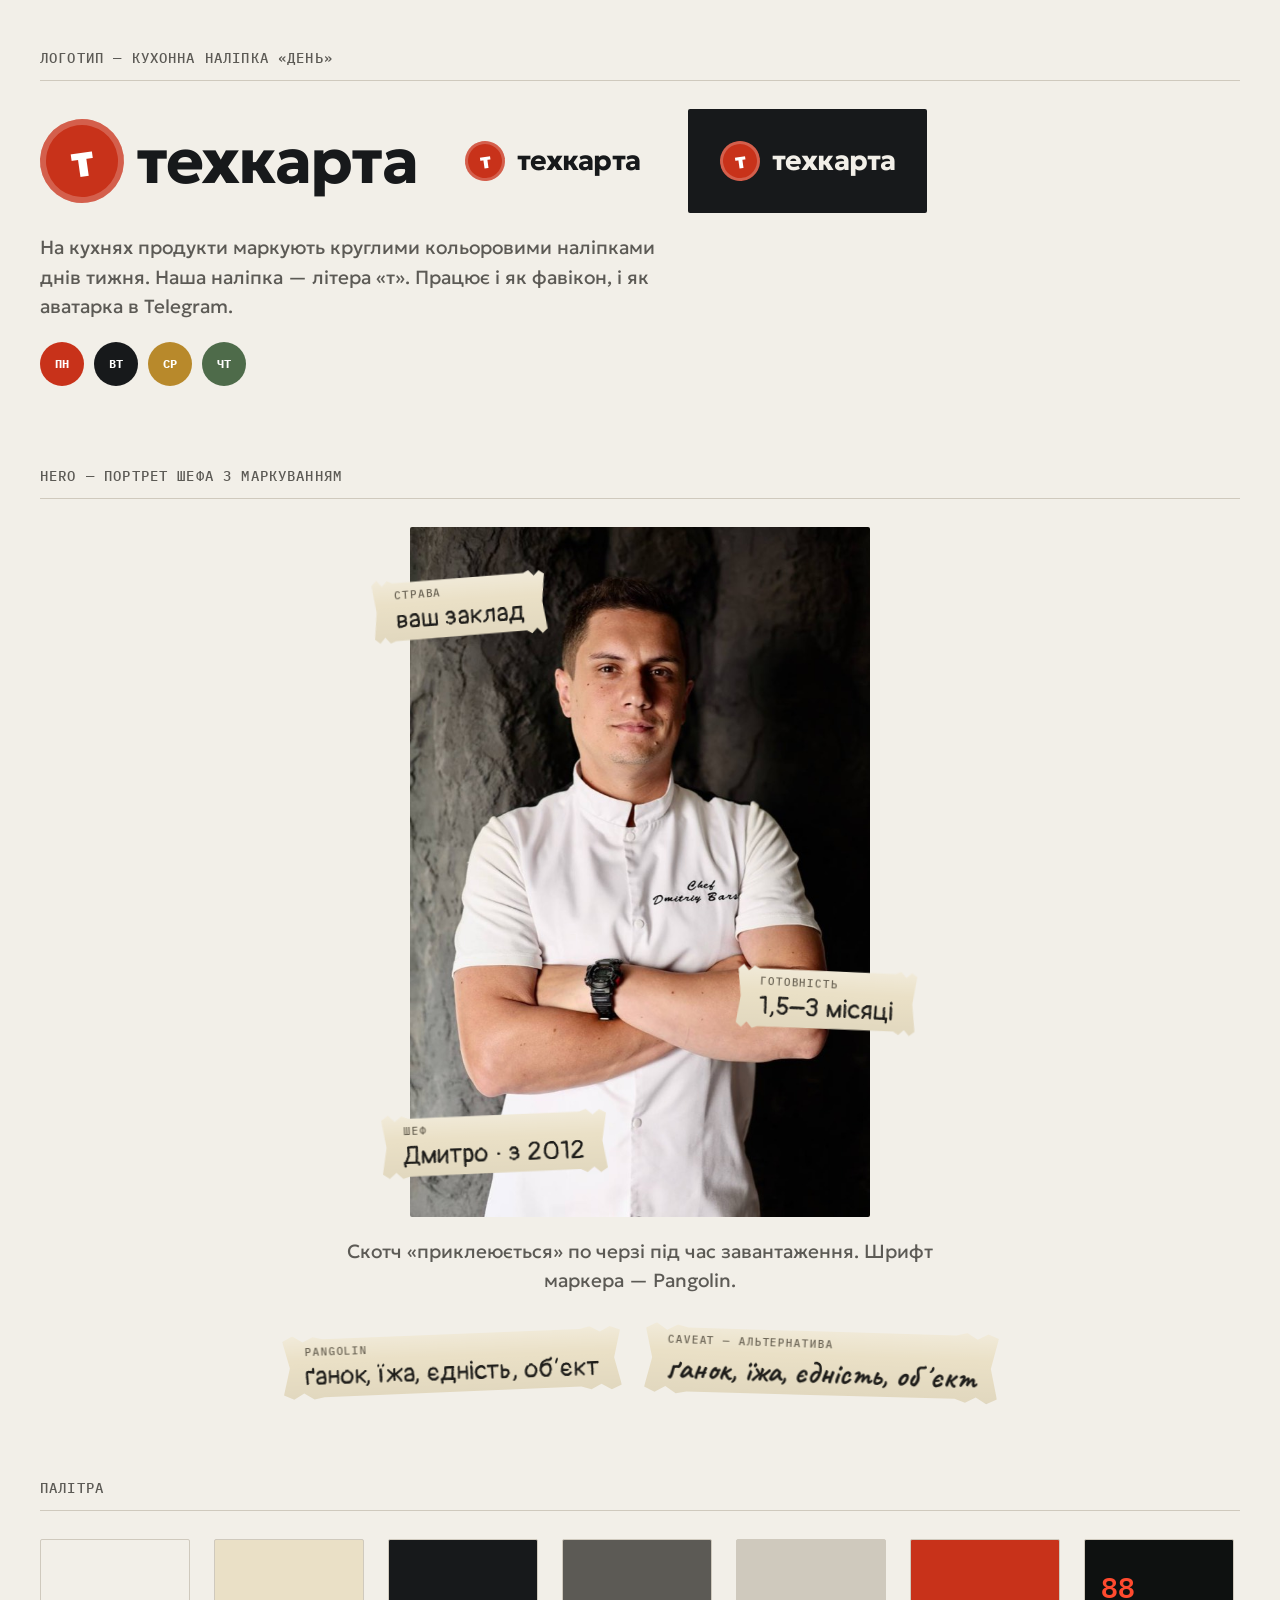
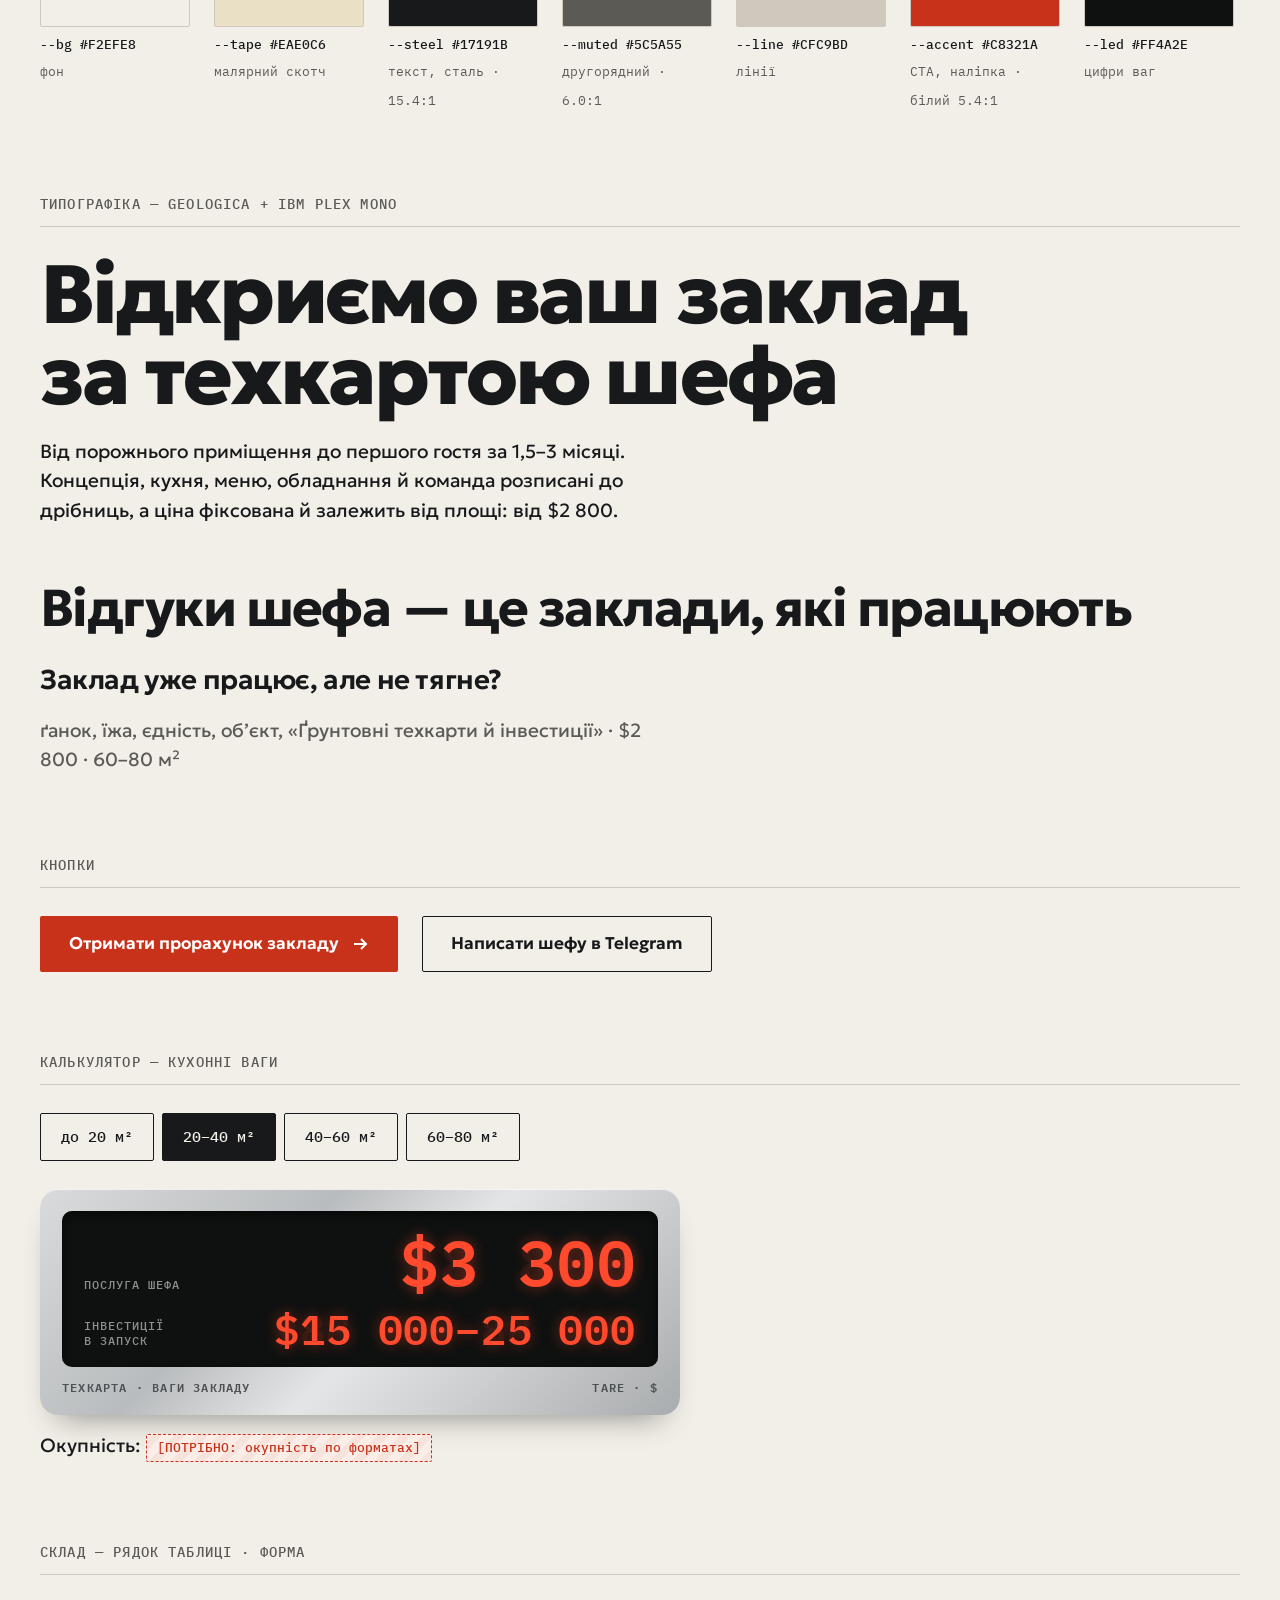
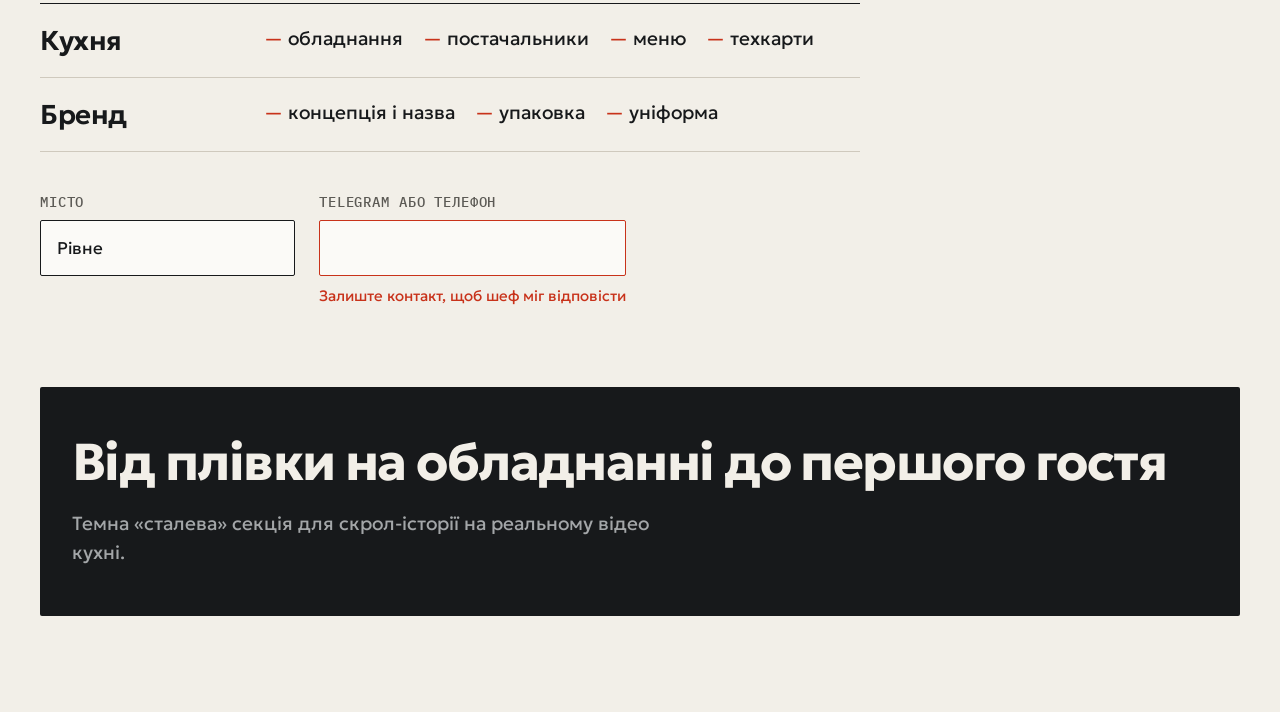
<file: docs/style.html>
<!doctype html>
<html lang="uk">
<head>
<meta charset="utf-8">
<meta name="viewport" content="width=device-width, initial-scale=1">
<title>Техкарта — style tile v2</title>
<link rel="preconnect" href="https://fonts.googleapis.com">
<link rel="preconnect" href="https://fonts.gstatic.com" crossorigin>
<link href="https://fonts.googleapis.com/css2?family=Geologica:wght@400;500;600;700;800&family=IBM+Plex+Mono:wght@400;500;600&family=Pangolin&family=Caveat:wght@600;700&display=swap" rel="stylesheet">
<style>
:root{
  --bg:#F2EFE8;
  --surface:#FBFAF7;
  --steel:#17191B;
  --text:#17191B;
  --muted:#5C5A55;
  --line:#CFC9BD;
  --accent:#C8321A;
  --cta:#C8321A;
  --cta-hover:#A92812;
  --tape:#EAE0C6;
  --led:#FF4A2E;
  --font:"Geologica",system-ui,sans-serif;
  --mono:"IBM Plex Mono",ui-monospace,monospace;
  --hand:"Pangolin","Caveat",cursive;
  --fs-body:clamp(17px,0.3vw + 16px,19px);
  --fs-h1:clamp(40px,5.2vw + 16px,96px);
  --fs-h2:clamp(30px,2.8vw + 16px,60px);
  --fs-h3:clamp(21px,0.8vw + 17px,28px);
  --fs-mono:clamp(13px,0.15vw + 12.5px,15px);
  --r:2px;
}
*{box-sizing:border-box;margin:0}
body{background:var(--bg);color:var(--text);font:400 var(--fs-body)/1.55 var(--font);padding:48px 16px 96px;-webkit-font-smoothing:antialiased;overflow-x:hidden}
.wrap{max-width:1200px;margin:0 auto;display:grid;grid-template-columns:minmax(0,1fr);gap:80px}
.wrap>*{min-width:0}
.tile-title{font:500 var(--fs-mono)/1.4 var(--mono);text-transform:uppercase;letter-spacing:.08em;color:var(--muted);border-bottom:1px solid var(--line);padding-bottom:12px;margin-bottom:28px}
.row{display:flex;flex-wrap:wrap;gap:24px;align-items:center}
.muted{color:var(--muted)}
.lead{max-width:620px;margin-top:20px}
.nobr{white-space:nowrap}

/* Лого: кругла кухонна наліпка-«день» + слово */
.logo{display:inline-flex;align-items:center;gap:12px;color:var(--text);text-decoration:none}
.logo__dot{width:40px;height:40px;border-radius:50%;background:var(--accent);color:#fff;display:grid;place-items:center;font:800 22px/1 var(--font);flex:none;transform:rotate(-8deg);box-shadow:inset 0 0 0 3px rgba(255,255,255,.22)}
.logo b{font:700 28px/1 var(--font);letter-spacing:-.03em}
.logo--big .logo__dot{width:84px;height:84px;font-size:46px;box-shadow:inset 0 0 0 6px rgba(255,255,255,.22)}
.logo--big b{font-size:64px}
.logo--inv{color:var(--bg)}
.on-dark{background:var(--steel);padding:32px;border-radius:var(--r)}

/* Палітра */
.sw{width:150px}
.sw i{display:block;height:88px;border:1px solid var(--line);border-radius:var(--r)}
.sw span{display:block;font:500 13px/1.5 var(--mono);margin-top:8px}
.sw small{font:400 13px/1.4 var(--mono);color:var(--muted)}

/* Типографіка */
.h1{font:800 var(--fs-h1)/.98 var(--font);letter-spacing:-.035em}
.h2{font:700 var(--fs-h2)/1.04 var(--font);letter-spacing:-.03em}
.h3{font:600 var(--fs-h3)/1.2 var(--font);letter-spacing:-.015em}
.mono{font:500 var(--fs-mono)/1.5 var(--mono);text-transform:uppercase;letter-spacing:.06em}

/* Кнопки */
.btn{display:inline-flex;align-items:center;gap:12px;min-height:56px;padding:0 28px;border-radius:var(--r);font:600 17px/1 var(--font);text-decoration:none;border:1.5px solid transparent;cursor:pointer;transition:background .2s,color .2s}
.btn--cta{background:var(--cta);color:#fff}
.btn--cta:hover{background:var(--cta-hover)}
.btn--ghost{border-color:var(--text);color:var(--text)}
.btn--ghost:hover{background:var(--text);color:var(--bg)}
.btn svg{width:18px;height:18px}
.btn:focus-visible,.chip:focus-visible,.field input:focus-visible{outline:3px solid var(--accent);outline-offset:3px}

/* Малярний скотч + маркер */
.tape{position:relative;display:inline-block;padding:10px 22px 8px;background:var(--tape);color:#1E1D1A;font:400 clamp(20px,1vw + 16px,26px)/1.1 var(--hand);
  clip-path:polygon(0 8%,3% 0,6% 10%,9% 2%,12% 6%,88% 4%,91% 0,94% 9%,97% 1%,100% 7%,98% 50%,100% 93%,97% 100%,94% 91%,91% 99%,88% 94%,12% 97%,9% 100%,6% 90%,3% 99%,0 92%,2% 50%);
  filter:drop-shadow(0 2px 2px rgba(0,0,0,.18));
  background-image:linear-gradient(180deg,rgba(255,255,255,.35),rgba(255,255,255,0) 40%,rgba(0,0,0,.04));
}
.tape small{display:block;font:500 11px/1.2 var(--mono);letter-spacing:.08em;text-transform:uppercase;color:#6B6455;margin-bottom:4px}
.tape--caveat{font-family:"Caveat",cursive;font-weight:700;font-size:clamp(24px,1.2vw + 18px,32px)}

/* Hero-фото з наклейками */
.hero-photo{position:relative;max-width:460px;margin:0 auto}
.hero-photo img{display:block;width:100%;height:auto;aspect-ratio:853/1280;object-fit:cover;border-radius:var(--r)}
.hero-photo .tape{position:absolute;animation:stick .5s cubic-bezier(.2,.8,.2,1) both}
.t1{top:7%;left:-8%;transform:rotate(-4deg);animation-delay:.2s!important}
.t2{top:64%;right:-10%;transform:rotate(3deg);animation-delay:.45s!important}
.t3{bottom:6%;left:-6%;transform:rotate(-2deg);animation-delay:.7s!important}
@keyframes stick{from{opacity:0;scale:1.12;translate:0 -8px}to{opacity:1;scale:1;translate:0 0}}

.day-dots{display:flex;gap:10px}
.day-dots span{width:44px;height:44px;border-radius:50%;display:grid;place-items:center;font:700 12px/1 var(--mono);color:#fff}

/* Склад */
.comp{max-width:820px;border-top:1.5px solid var(--text)}
.comp__row{display:grid;grid-template-columns:200px 1fr;gap:24px;padding:20px 0;border-bottom:1px solid var(--line)}
.comp__row ul{list-style:none;padding:0;display:flex;flex-wrap:wrap;gap:8px 20px}
.comp__row li::before{content:"— ";color:var(--accent)}

/* Калькулятор = кухонні ваги */
.chips{display:flex;flex-wrap:wrap;gap:8px;margin-bottom:28px}
.chip{min-height:48px;padding:0 20px;border:1.5px solid var(--text);background:transparent;border-radius:var(--r);font:500 15px/1 var(--mono);color:var(--text);cursor:pointer}
.chip[aria-pressed="true"]{background:var(--text);color:var(--bg)}
.scale{max-width:640px;border-radius:18px;padding:22px;background:linear-gradient(135deg,#D9DBDC 0%,#B9BCBE 35%,#E4E5E6 55%,#A9ACAE 100%);box-shadow:inset 0 1px 0 rgba(255,255,255,.7),0 18px 30px -18px rgba(0,0,0,.45)}
.scale__screen{background:#0E1110;border-radius:10px;padding:18px 22px;display:grid;gap:14px;box-shadow:inset 0 3px 10px rgba(0,0,0,.6)}
.scale__line{display:flex;justify-content:space-between;align-items:flex-end;gap:16px}
.scale__label{font:500 12px/1.3 var(--mono);letter-spacing:.08em;text-transform:uppercase;color:#8C918E}
.scale__num{position:relative;font:600 clamp(36px,4vw + 14px,64px)/1 var(--mono);font-variant-numeric:tabular-nums;color:var(--led);text-shadow:0 0 14px rgba(255,74,46,.45);letter-spacing:.02em;white-space:nowrap}
.scale__num::before{content:attr(data-ghost);position:absolute;right:0;color:rgba(255,74,46,.08);text-shadow:none}
.scale__num--sm{font-size:clamp(26px,2.4vw + 12px,42px)}
.scale__foot{display:flex;justify-content:space-between;margin-top:14px;font:600 12px/1 var(--mono);letter-spacing:.1em;color:#4D5153}
.need{display:inline-block;background:repeating-linear-gradient(-45deg,#F6E3DC 0 8px,#FBEDE8 8px 16px);border:1px dashed var(--accent);color:var(--accent);font:500 13px/1.4 var(--mono);padding:4px 10px;border-radius:var(--r)}

/* Форма */
.field{display:grid;gap:8px;max-width:420px}
.field label{font:500 var(--fs-mono)/1.4 var(--mono);text-transform:uppercase;letter-spacing:.06em;color:var(--muted)}
.field input{min-height:56px;padding:0 16px;border:1.5px solid var(--text);background:var(--surface);border-radius:var(--r);font:400 17px var(--font);color:var(--text)}
.field--err input{border-color:var(--accent)}
.field small{font-size:15px;color:var(--accent)}

.dark{background:var(--steel);color:var(--bg);padding:48px 32px;border-radius:var(--r)}
.dark .muted{color:#A3A6A8}

@media (max-width:640px){
  .comp__row{grid-template-columns:1fr;gap:10px}
  .btn{width:100%;justify-content:center}
  .t1{left:-2%}.t2{right:-2%}.t3{left:-1%}
  .scale{padding:14px;border-radius:14px}
  .scale__screen{padding:14px 16px}
  .scale__line{flex-direction:column;align-items:flex-start;gap:6px}
  .scale__num--sm{font-size:26px}
  .t2{top:62%}
  .logo--big b{font-size:48px}.logo--big .logo__dot{width:64px;height:64px;font-size:34px}
}
@media (prefers-reduced-motion:reduce){*{transition:none!important;animation:none!important}}
</style>
</head>
<body>
<div class="wrap">

  <section>
    <p class="tile-title">Логотип — кухонна наліпка «день»</p>
    <div class="row" style="gap:48px">
      <a class="logo logo--big" href="#" aria-label="Техкарта"><span class="logo__dot" aria-hidden="true">т</span><b>техкарта</b></a>
      <a class="logo" href="#" aria-label="Техкарта"><span class="logo__dot" aria-hidden="true">т</span><b>техкарта</b></a>
      <div class="on-dark"><a class="logo logo--inv" href="#" aria-label="Техкарта"><span class="logo__dot" aria-hidden="true">т</span><b>техкарта</b></a></div>
    </div>
    <p class="muted lead">На кухнях продукти маркують круглими кольоровими наліпками днів тижня. Наша наліпка — літера «т». Працює і як фавікон, і як аватарка в Telegram.</p>
    <div class="day-dots" style="margin-top:20px" aria-hidden="true">
      <span style="background:#C8321A">ПН</span><span style="background:#17191B">ВТ</span><span style="background:#B8892B">СР</span><span style="background:#4E6B4A">ЧТ</span>
    </div>
  </section>

  <section>
    <p class="tile-title">Hero — портрет шефа з маркуванням</p>
    <div class="hero-photo">
      <img src="../public/img/chef.jpg" alt="Дмитро, бренд-шеф, у білому кітелі" width="853" height="1280">
      <span class="tape t1"><small>страва</small>ваш заклад</span>
      <span class="tape t2"><small>готовність</small>1,5–3 місяці</span>
      <span class="tape t3"><small>шеф</small>Дмитро · з 2012</span>
    </div>
    <p class="muted lead" style="margin-inline:auto;text-align:center">Скотч «приклеюється» по черзі під час завантаження. Шрифт маркера — Pangolin.</p>
    <div class="row" style="margin-top:32px;justify-content:center">
      <span class="tape" style="transform:rotate(-2deg)"><small>Pangolin</small>ґанок, їжа, єдність, обʼєкт</span>
      <span class="tape tape--caveat" style="transform:rotate(2deg)"><small>Caveat — альтернатива</small>ґанок, їжа, єдність, обʼєкт</span>
    </div>
  </section>

  <section>
    <p class="tile-title">Палітра</p>
    <div class="row" style="align-items:flex-start">
      <div class="sw"><i style="background:var(--bg)"></i><span>--bg #F2EFE8</span><small>фон</small></div>
      <div class="sw"><i style="background:var(--tape)"></i><span>--tape #EAE0C6</span><small>малярний скотч</small></div>
      <div class="sw"><i style="background:var(--steel)"></i><span>--steel #17191B</span><small>текст, сталь · 15.4:1</small></div>
      <div class="sw"><i style="background:var(--muted)"></i><span>--muted #5C5A55</span><small>другорядний · 6.0:1</small></div>
      <div class="sw"><i style="background:var(--line)"></i><span>--line #CFC9BD</span><small>лінії</small></div>
      <div class="sw"><i style="background:var(--accent)"></i><span>--accent #C8321A</span><small>CTA, наліпка · білий 5.4:1</small></div>
      <div class="sw"><i style="background:#0E1110;box-shadow:inset 0 0 0 30px #0E1110"><b style="display:block;padding:24px 16px;color:var(--led);font:600 28px var(--mono)">88</b></i><span>--led #FF4A2E</span><small>цифри ваг</small></div>
    </div>
  </section>

  <section>
    <p class="tile-title">Типографіка — Geologica + IBM Plex Mono</p>
    <h1 class="h1">Відкриємо ваш заклад за&nbsp;техкартою шефа</h1>
    <p class="lead">Від порожнього приміщення до першого гостя за <span class="nobr">1,5–3 місяці</span>. Концепція, кухня, меню, обладнання й команда розписані до дрібниць, а ціна фіксована й залежить від площі: від&nbsp;$2&nbsp;800.</p>
    <h2 class="h2" style="margin-top:56px">Відгуки шефа — це заклади, які працюють</h2>
    <h3 class="h3" style="margin-top:28px">Заклад уже працює, але не тягне?</h3>
    <p class="lead muted">ґанок, їжа, єдність, обʼєкт, «Ґрунтовні техкарти й інвестиції» · $2 800 · 60–80 м²</p>
  </section>

  <section>
    <p class="tile-title">Кнопки</p>
    <div class="row">
      <a class="btn btn--cta" href="#">Отримати прорахунок закладу<svg viewBox="0 0 18 18" fill="none" aria-hidden="true"><path d="M3 9h12M10 4l5 5-5 5" stroke="currentColor" stroke-width="2"/></svg></a>
      <a class="btn btn--ghost" href="#">Написати шефу в Telegram</a>
    </div>
  </section>

  <section>
    <p class="tile-title">Калькулятор — кухонні ваги</p>
    <div class="chips" role="group" aria-label="Площа закладу">
      <button class="chip" aria-pressed="false" data-s="2800" data-i="10000–18000">до 20 м²</button>
      <button class="chip" aria-pressed="true" data-s="3300" data-i="15000–25000">20–40 м²</button>
      <button class="chip" aria-pressed="false" data-s="3600" data-i="20000–40000">40–60 м²</button>
      <button class="chip" aria-pressed="false" data-s="4800" data-i="35000–65000">60–80 м²</button>
    </div>
    <div class="scale" aria-live="polite">
      <div class="scale__screen">
        <div class="scale__line"><span class="scale__label">Послуга шефа</span><span class="scale__num" id="sv" data-ghost="$8 888">$3 300</span></div>
        <div class="scale__line"><span class="scale__label">Інвестиції<br>в запуск</span><span class="scale__num scale__num--sm" id="iv" data-ghost="$88 888–88 888">$15 000–25 000</span></div>
      </div>
      <div class="scale__foot"><span>ТЕХКАРТА · ВАГИ ЗАКЛАДУ</span><span>TARE · $</span></div>
    </div>
    <p style="margin-top:16px">Окупність: <span class="need">[ПОТРІБНО: окупність по форматах]</span></p>
  </section>

  <section>
    <p class="tile-title">Склад — рядок таблиці · Форма</p>
    <div class="comp">
      <div class="comp__row"><span class="h3">Кухня</span><ul><li>обладнання</li><li>постачальники</li><li>меню</li><li>техкарти</li></ul></div>
      <div class="comp__row"><span class="h3">Бренд</span><ul><li>концепція і назва</li><li>упаковка</li><li>уніформа</li></ul></div>
    </div>
    <div class="row" style="margin-top:40px;align-items:flex-start">
      <div class="field"><label for="f1">Місто</label><input id="f1" value="Рівне"></div>
      <div class="field field--err"><label for="f2">Telegram або телефон</label><input id="f2" aria-describedby="e2"><small id="e2">Залиште контакт, щоб шеф міг відповісти</small></div>
    </div>
  </section>

  <section class="dark">
    <h2 class="h2">Від плівки на обладнанні до першого гостя</h2>
    <p class="lead muted">Темна «сталева» секція для скрол-історії на реальному відео кухні.</p>
  </section>

</div>
<script>
const fmt=n=>n.toLocaleString('uk-UA').replace(/ /g,' ');
function count(el,to,prefix=''){
  if(matchMedia('(prefers-reduced-motion: reduce)').matches){el.textContent=prefix+fmt(to);return}
  const from=parseInt(el.textContent.replace(/\D/g,''))||0,t0=performance.now(),d=600;
  (function f(t){const p=Math.min(1,(t-t0)/d),e=1-Math.pow(1-p,3);el.textContent=prefix+fmt(Math.round(from+(to-from)*e));if(p<1)requestAnimationFrame(f)})(t0);
}
document.querySelectorAll('.chip').forEach(b=>b.addEventListener('click',()=>{
  document.querySelectorAll('.chip').forEach(x=>x.setAttribute('aria-pressed',x===b));
  count(document.getElementById('sv'),+b.dataset.s,'$');
  const [a,z]=b.dataset.i.split('–').map(Number);
  document.getElementById('iv').textContent='$'+fmt(a)+'–'+fmt(z);
}));
</script>
</body>
</html>
</file>
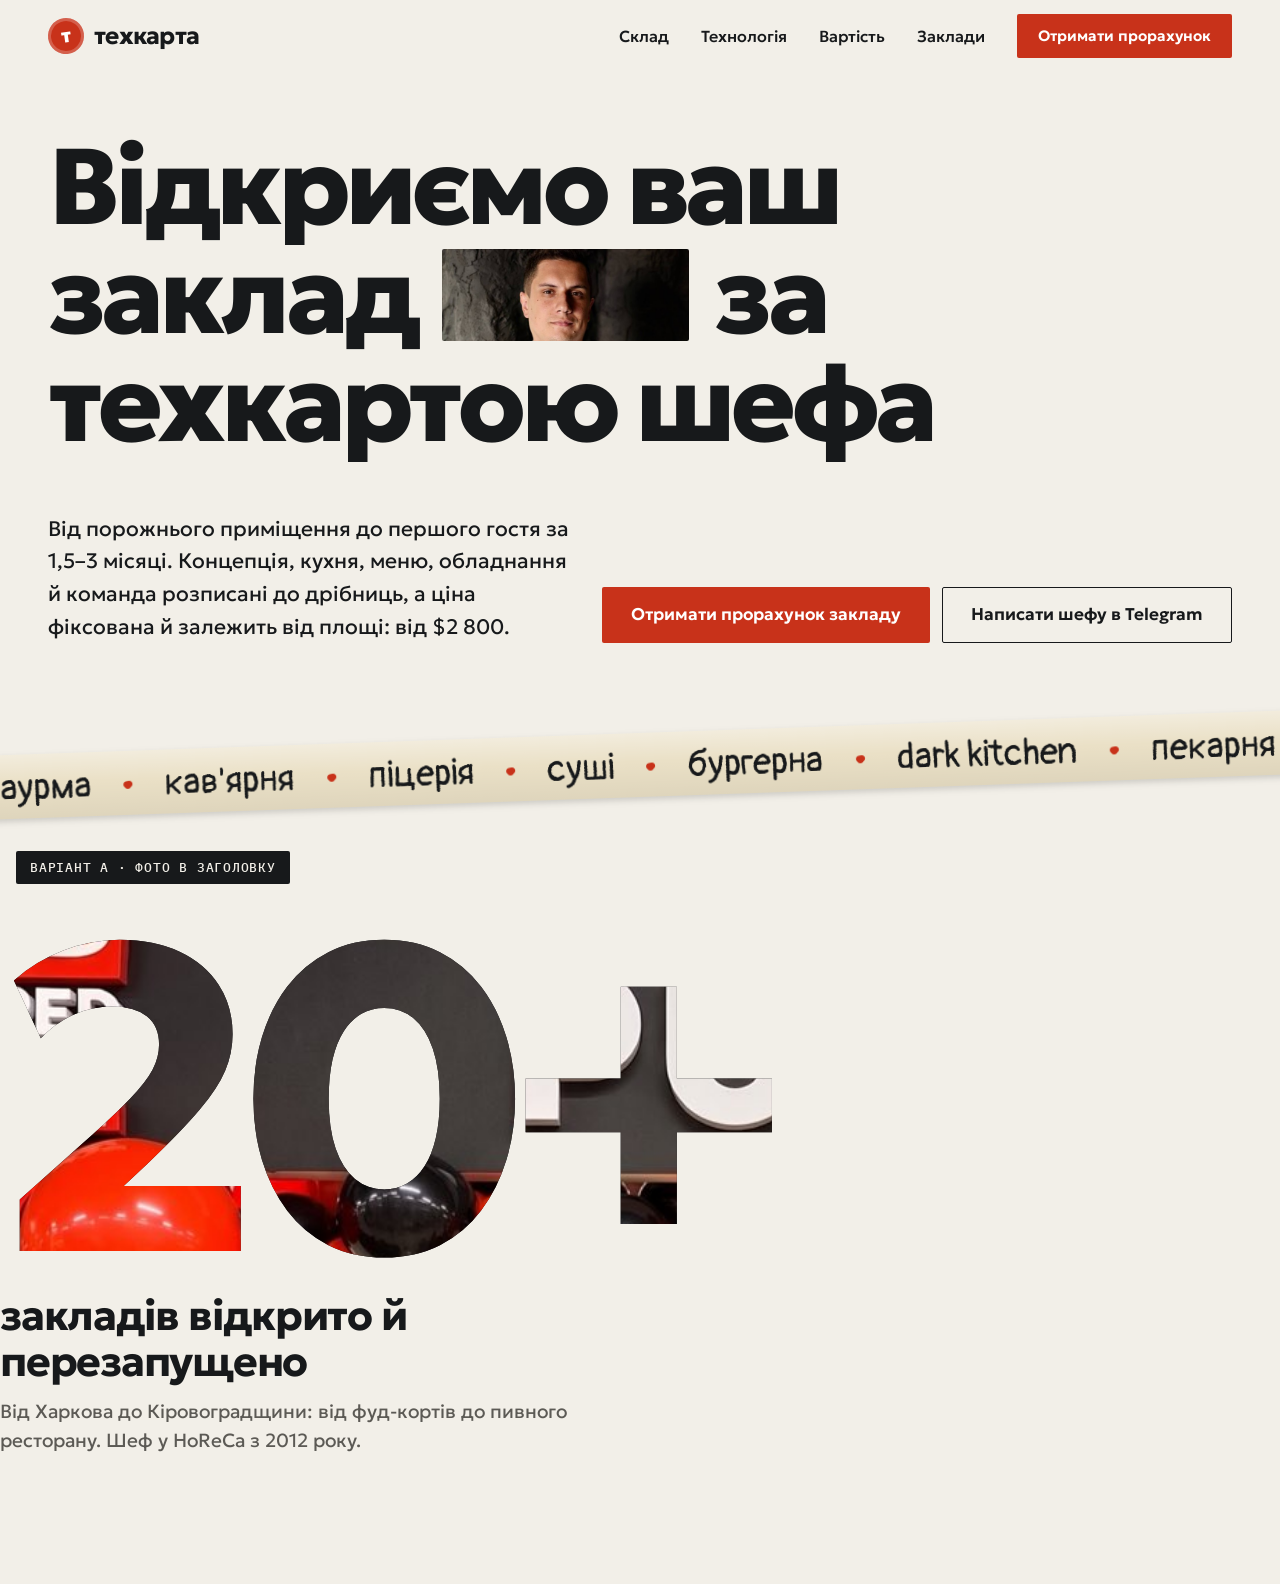
<file: docs/variants/a.html>
<!doctype html>
<html lang="uk"><head><meta charset="utf-8"><meta name="viewport" content="width=device-width, initial-scale=1">
<title>Варіант A — фото в заголовку</title>
<link href="https://fonts.googleapis.com/css2?family=Geologica:wght@400;500;600;700;800&family=IBM+Plex+Mono:wght@400;500;600&family=Pangolin&display=swap" rel="stylesheet">
<link rel="stylesheet" href="base.css">
<style>
.hero{padding:clamp(32px,5vw,72px) 0 0}
.h1{font:800 clamp(44px,8.4vw,150px)/.95 var(--font);letter-spacing:-.045em}
.h1 .ln{display:block;overflow:hidden;padding-bottom:.06em}
.h1 .ln>span{display:inline-block;animation:up .9s cubic-bezier(.2,.8,.2,1) both}
.h1 .ln:nth-child(2)>span{animation-delay:.12s}.h1 .ln:nth-child(3)>span{animation-delay:.24s}
@keyframes up{from{transform:translateY(105%)}to{transform:none}}
.inl{position:relative;display:inline-block;vertical-align:-.08em;width:2.3em;height:.86em;margin:0 .06em;animation:grow 1s .5s cubic-bezier(.2,.8,.2,1) both}
.inl img{width:100%;height:100%;object-fit:cover;object-position:50% 12%;border-radius:var(--r)}
.inl .tape{position:absolute;right:4%;bottom:8%;font-size:clamp(12px,.9vw + 6px,20px);letter-spacing:0;rotate:-5deg;white-space:nowrap;animation:fade .4s 1.3s both}
@keyframes grow{from{width:0;opacity:0}to{opacity:1}}
@keyframes fade{from{opacity:0;scale:1.15}}
.hero__row{display:grid;gap:28px;margin-top:clamp(36px,4vw,56px);align-items:end}
.hero__row p{max-width:560px;font-size:clamp(18px,.4vw + 16px,21px)}
.acts{display:flex;flex-wrap:wrap;gap:12px}
@media (min-width:1024px){.hero__row{grid-template-columns:1fr auto}}
@media (max-width:767px){.acts .btn{width:100%}.h1{font-size:clamp(40px,12.4vw,64px)}.inl{width:1.6em}}
/* скотч-рядок */
.marq{margin:clamp(56px,7vw,96px) -2vw 0;rotate:-2deg;background:var(--tape);padding:16px 0 12px;overflow:hidden;filter:drop-shadow(0 3px 3px rgba(0,0,0,.15));
background-image:linear-gradient(180deg,rgba(255,255,255,.4),rgba(255,255,255,0) 45%,rgba(0,0,0,.05))}
.marq__in{display:flex;width:max-content;animation:run 40s linear infinite;font:400 clamp(24px,1.6vw + 16px,40px)/1 var(--hand);white-space:nowrap}
.marq__in span{padding-right:.8em}.marq__in span::after{content:"•";color:var(--accent);padding-left:.8em}
@keyframes run{to{transform:translateX(-50%)}}
/* 20+ */
.big{padding:clamp(88px,10vw,160px) 0}
.num{font:800 clamp(180px,34vw,560px)/.8 var(--font);letter-spacing:-.06em;background:url(../../public/img/redcat.jpg) 50% 50%/cover,var(--steel);
-webkit-background-clip:text;background-clip:text;color:transparent;background-size:130% auto}
.big__cap{display:grid;gap:12px;margin-top:20px;max-width:640px}
.big__cap b{font:700 clamp(26px,2vw + 16px,44px)/1.1 var(--font);letter-spacing:-.03em}
</style></head><body>
<div class="container">
  <header class="header"><a class="logo" href="#"><i>т</i><b>техкарта</b></a>
    <nav class="nav"><a href="#">Склад</a><a href="#">Технологія</a><a href="#">Вартість</a><a href="#">Заклади</a></nav>
    <a class="btn btn--cta btn--sm" href="#">Отримати прорахунок</a></header>

  <section class="hero">
    <h1 class="h1">
      <span class="ln"><span>Відкриємо ваш</span></span>
      <span class="ln"><span>заклад <span class="inl"><img src="../../public/img/chef.jpg" alt="Дмитро, бренд-шеф"></span> за</span></span>
      <span class="ln"><span>техкартою шефа</span></span>
    </h1>
    <div class="hero__row">
      <p>Від порожнього приміщення до першого гостя за 1,5–3 місяці. Концепція, кухня, меню, обладнання й команда розписані до дрібниць, а ціна фіксована й залежить від площі: від $2 800.</p>
      <div class="acts"><a class="btn btn--cta" href="#">Отримати прорахунок закладу</a><a class="btn btn--ghost" href="#">Написати шефу в Telegram</a></div>
    </div>
  </section>
</div>

<div class="marq" aria-hidden="true"><div class="marq__in">
  <span>шаурма</span><span>кав'ярня</span><span>піцерія</span><span>суші</span><span>бургерна</span><span>dark kitchen</span><span>пекарня</span><span>стрітфуд</span><span>кафе при ЖК</span><span>пивний ресторан</span>
  <span>шаурма</span><span>кав'ярня</span><span>піцерія</span><span>суші</span><span>бургерна</span><span>dark kitchen</span><span>пекарня</span><span>стрітфуд</span><span>кафе при ЖК</span><span>пивний ресторан</span>
</div></div>

<section class="big container">
  <p class="num" id="num">20+</p>
  <div class="big__cap"><b>закладів відкрито й перезапущено</b><span class="muted">Від Харкова до Кіровоградщини: від фуд-кортів до пивного ресторану. Шеф у HoReCa з 2012 року.</span></div>
</section>
<span class="vlabel">Варіант A · фото в заголовку</span>
<script>
const n=document.getElementById('num');
addEventListener('scroll',()=>{const r=n.getBoundingClientRect(),p=(innerHeight-r.top)/(innerHeight+r.height);n.style.backgroundPosition=`${30+p*40}% ${20+p*60}%`},{passive:true});
</script>
</body></html>
</file>
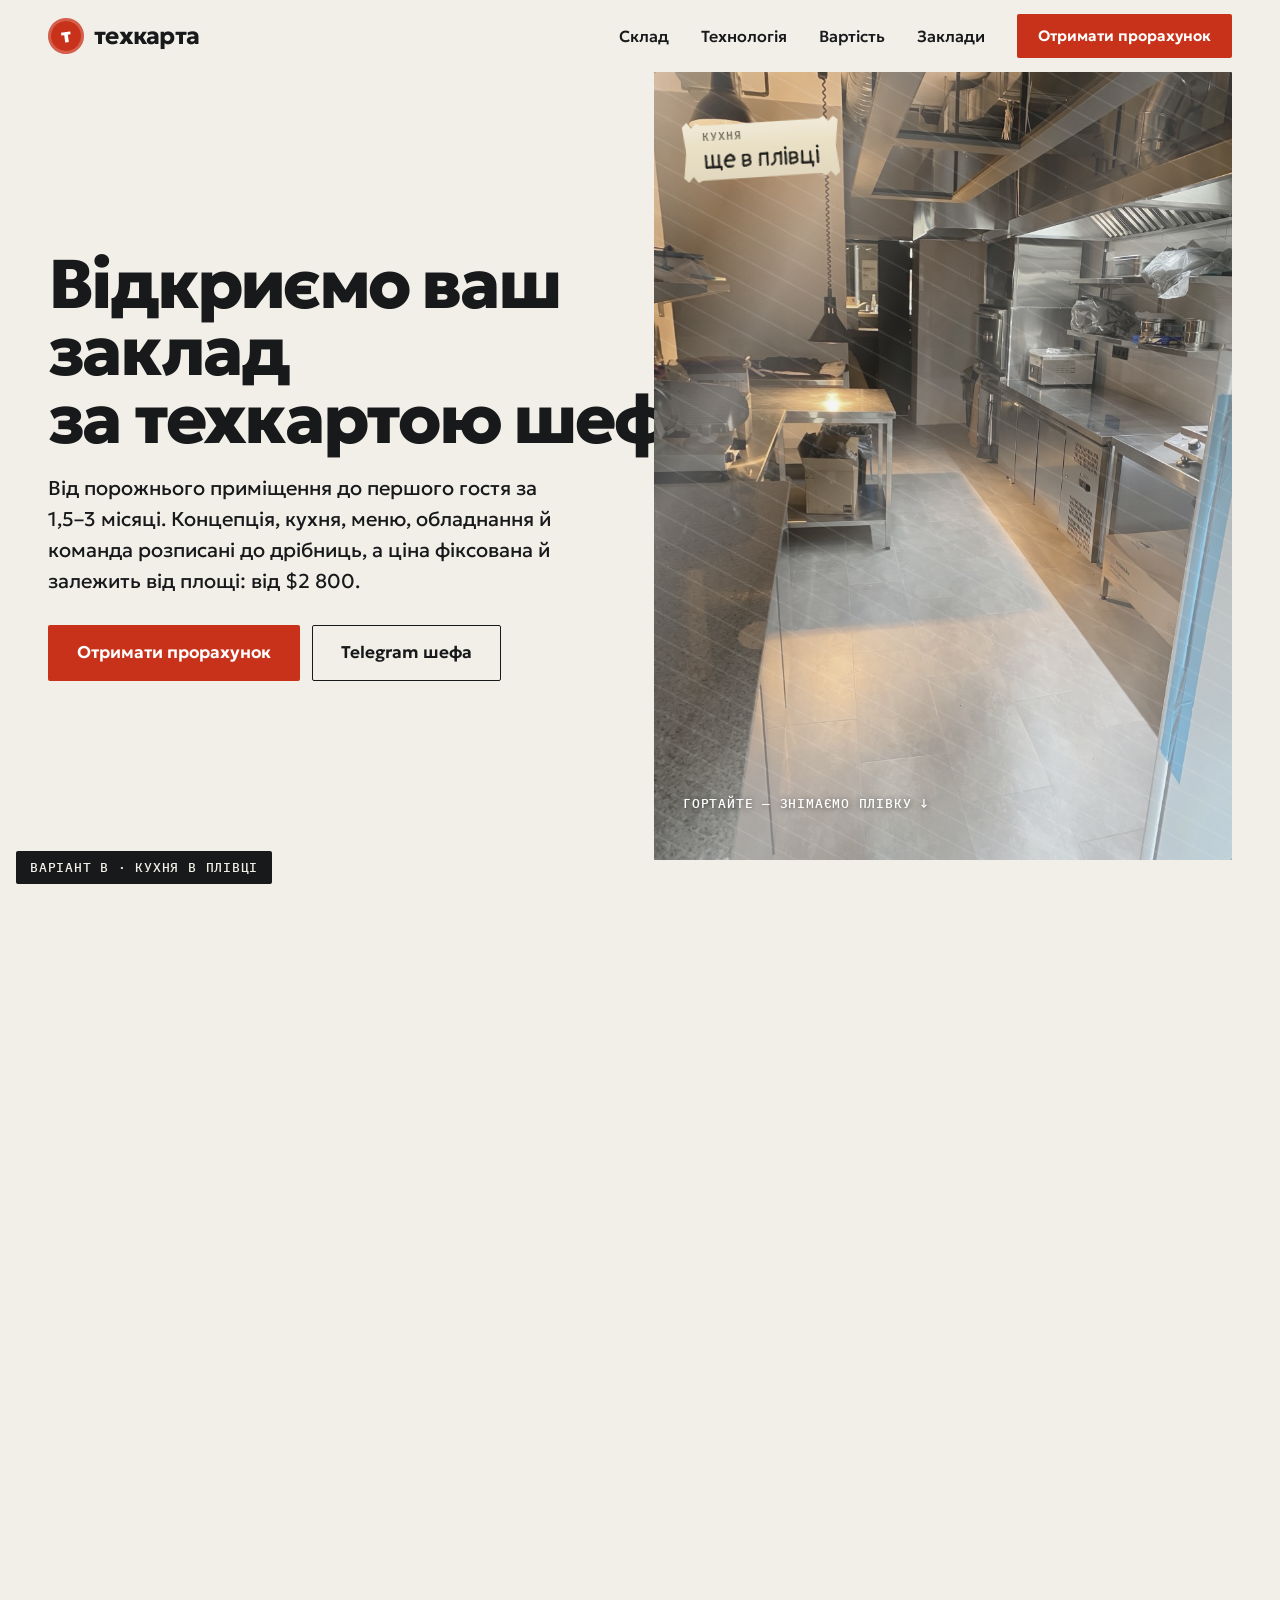
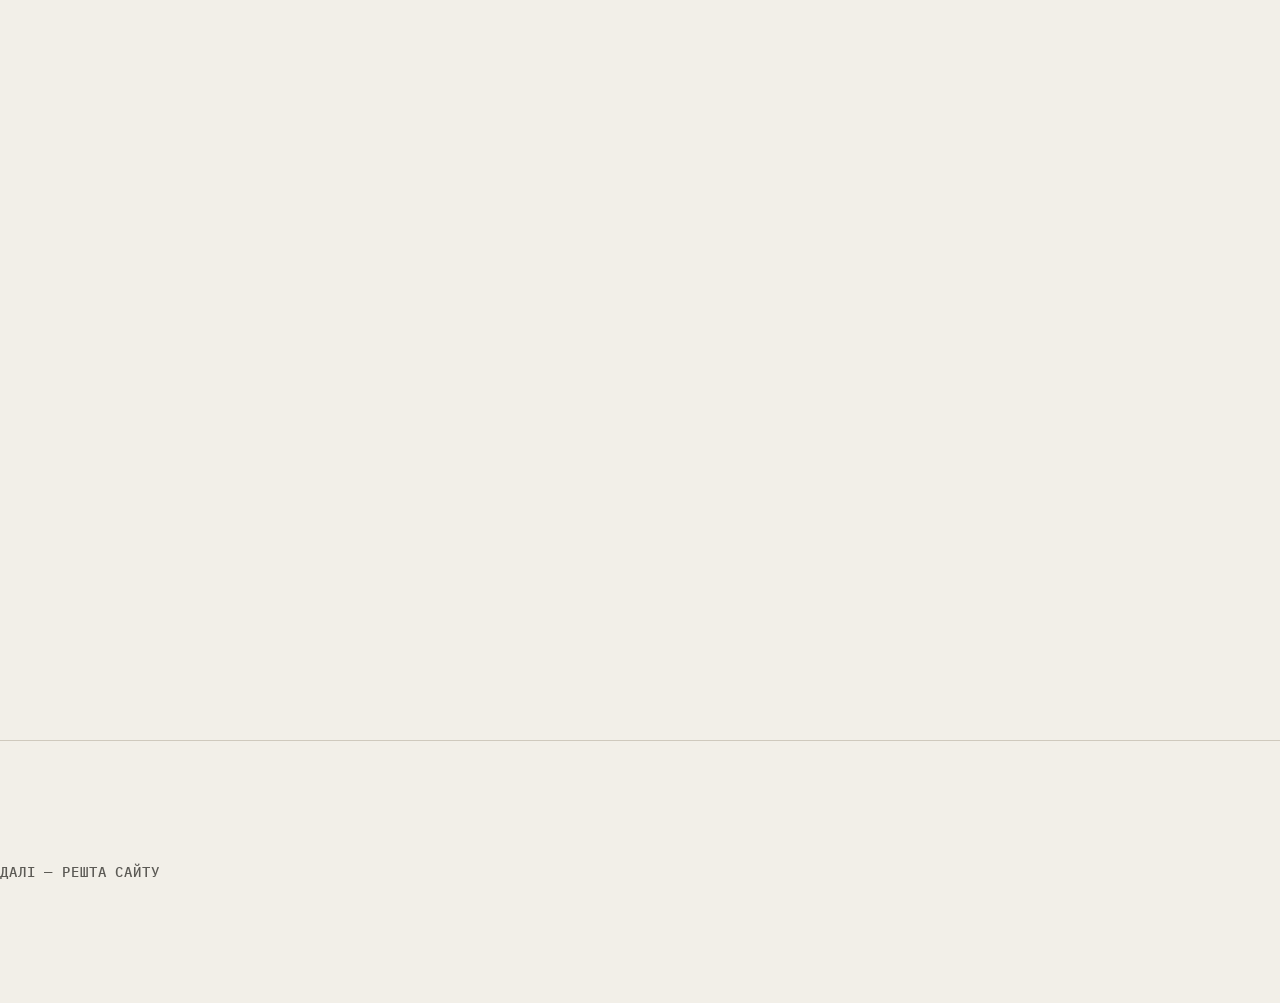
<file: docs/variants/b.html>
<!doctype html>
<html lang="uk"><head><meta charset="utf-8"><meta name="viewport" content="width=device-width, initial-scale=1">
<title>Варіант B — кухня в плівці</title>
<link href="https://fonts.googleapis.com/css2?family=Geologica:wght@400;500;600;700;800&family=IBM+Plex+Mono:wght@400;500;600&family=Pangolin&display=swap" rel="stylesheet">
<link rel="stylesheet" href="base.css">
<style>
.stage{height:260vh;position:relative}
.sticky{position:sticky;top:0;height:100vh;height:100svh;display:grid;grid-template-rows:auto 1fr}
.body{display:grid;gap:24px;padding-bottom:24px;min-height:0}
.text{align-self:center}
.h1{font:800 clamp(34px,4.6vw + 10px,80px)/.98 var(--font);letter-spacing:-.04em;text-wrap:balance}
.lead{max-width:520px;margin-top:20px;font-size:clamp(17px,.4vw + 15px,20px)}
.acts{display:flex;flex-wrap:wrap;gap:12px;margin-top:28px}
.media{position:relative;min-height:0;border-radius:var(--r);overflow:hidden;background:var(--steel)}
.media video,.media img{position:absolute;inset:0;width:100%;height:100%;object-fit:cover}
.after{clip-path:polygon(100% 100%,100% var(--y),var(--x) 100%)}
.film{position:absolute;inset:0;pointer-events:none;
  background:linear-gradient(118deg,rgba(255,255,255,.42) 0%,rgba(255,255,255,.08) 14%,rgba(255,255,255,.3) 24%,rgba(255,255,255,.04) 38%,rgba(255,255,255,.22) 52%,rgba(255,255,255,.06) 66%,rgba(255,255,255,.34) 80%,rgba(255,255,255,.1) 100%),
  repeating-linear-gradient(28deg,rgba(255,255,255,.07) 0 2px,transparent 2px 22px);
  backdrop-filter:saturate(.75) contrast(.92) blur(.6px);-webkit-backdrop-filter:saturate(.75) contrast(.92) blur(.6px);
  clip-path:polygon(0 0,100% 0,100% var(--y),var(--x) 100%,0 100%)}
.edge{position:absolute;inset:0;pointer-events:none;background:linear-gradient(135deg,transparent 48%,rgba(255,255,255,.85) 50%,rgba(220,220,220,.5) 53%,transparent 56%);
  clip-path:polygon(100% calc(var(--y) - 4%),100% var(--y),var(--x) 100%,calc(var(--x) - 4%) 100%)}
.media .tape{position:absolute;z-index:3;transition:opacity .3s}
.lab1{top:6%;left:5%;rotate:-3deg}
.lab2{bottom:7%;right:5%;rotate:2deg;opacity:0}
.prog{position:absolute;z-index:3;left:5%;bottom:6%;color:#fff;font:500 13px/1.4 var(--mono);letter-spacing:.06em;text-transform:uppercase;text-shadow:0 1px 6px rgba(0,0,0,.6)}
@media (min-width:1024px){.body{grid-template-columns:minmax(0,1fr) minmax(0,1.05fr);gap:56px;padding-bottom:40px}}
@media (max-width:1023px){.body{grid-template-rows:auto minmax(0,1fr)}.text{align-self:start;padding-top:8px}.lead{display:none}.acts{margin-top:18px}.acts .btn{flex:1;padding-inline:12px;font-size:15px;min-height:48px}}
.next{padding:120px 0;border-top:1px solid var(--line)}
</style></head><body>
<section class="stage" id="stage">
  <div class="sticky container">
    <header class="header"><a class="logo" href="#"><i>т</i><b>техкарта</b></a>
      <nav class="nav"><a href="#">Склад</a><a href="#">Технологія</a><a href="#">Вартість</a><a href="#">Заклади</a></nav>
      <a class="btn btn--cta btn--sm" href="#">Отримати прорахунок</a></header>
    <div class="body">
      <div class="text">
        <h1 class="h1">Відкриємо ваш заклад <span style="white-space:nowrap">за&nbsp;техкартою шефа</span></h1>
        <p class="lead">Від порожнього приміщення до першого гостя за 1,5–3 місяці. Концепція, кухня, меню, обладнання й команда розписані до дрібниць, а ціна фіксована й залежить від площі: від $2 800.</p>
        <div class="acts"><a class="btn btn--cta" href="#">Отримати прорахунок</a><a class="btn btn--ghost" href="#">Telegram шефа</a></div>
      </div>
      <div class="media" id="media" style="--x:100%;--y:100%">
        <video src="../../public/video/kitchen.mp4" autoplay muted loop playsinline poster="../../public/img/kitchen.jpg"></video>
        <img class="after" src="../../public/img/redcat.jpg" alt="Відкриття Red Cat Pub: команда за баром">
        <div class="film"></div><div class="edge"></div>
        <span class="tape lab1"><small>кухня</small>ще в плівці</span>
        <span class="tape lab2"><small>за 1,5–3 місяці</small>перший гість</span>
        <span class="prog" id="prog">гортайте — знімаємо плівку ↓</span>
      </div>
    </div>
  </div>
</section>
<section class="next container"><p class="mono muted">Далі — решта сайту</p></section>
<span class="vlabel">Варіант B · кухня в плівці</span>
<script>
const st=document.getElementById('stage'),m=document.getElementById('media'),l2=document.querySelector('.lab2'),l1=document.querySelector('.lab1'),pr=document.getElementById('prog');
function f(){const r=st.getBoundingClientRect(),p=Math.min(1,Math.max(0,-r.top/(r.height-innerHeight)));
 const d=p*200; m.style.setProperty('--x',(100-d)+'%');m.style.setProperty('--y',(100-d)+'%');
 l2.style.opacity=p>.6?1:0; l1.style.opacity=p<.45?1:0; pr.style.opacity=p<.15?1:0;}
addEventListener('scroll',f,{passive:true});f();
</script>
</body></html>
</file>
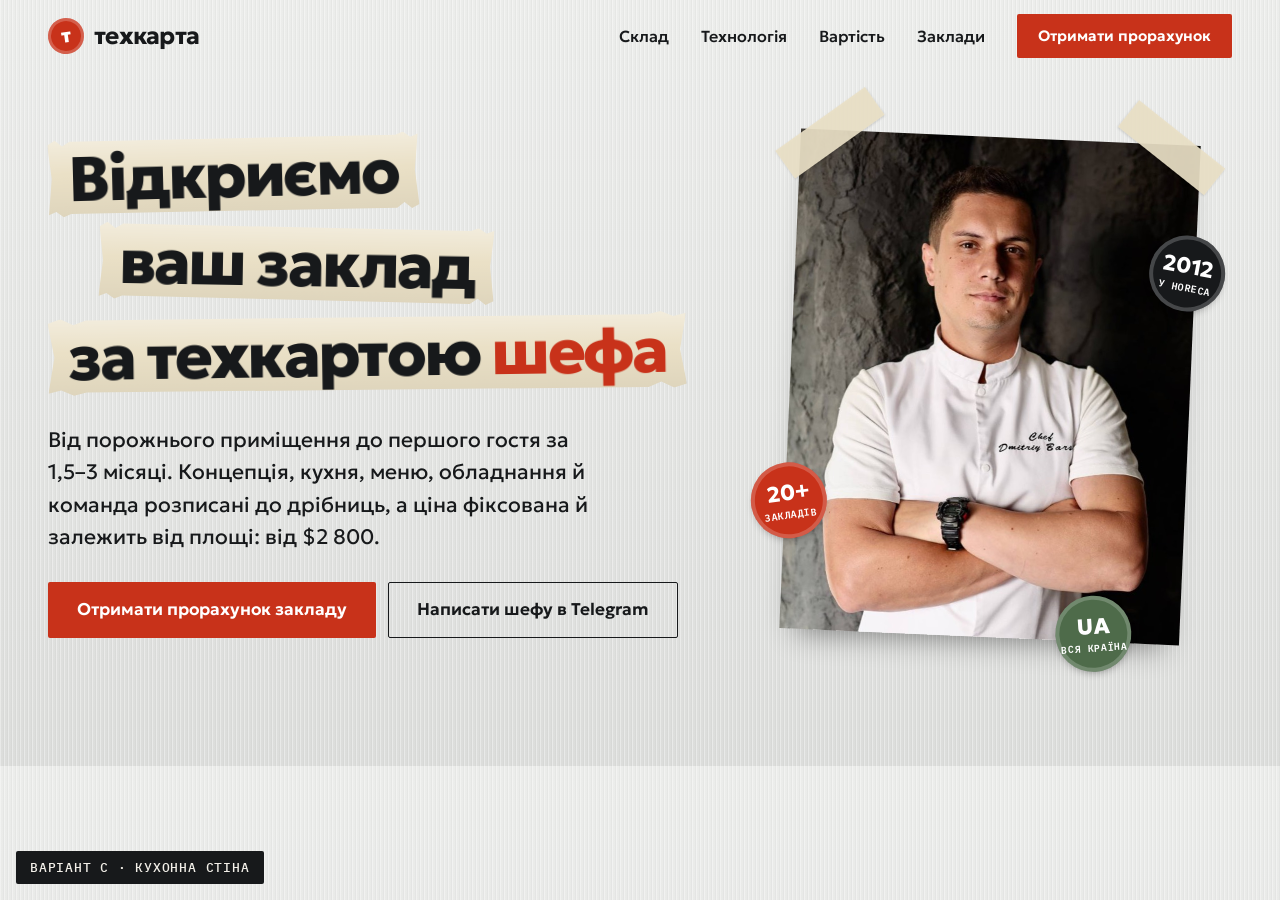
<file: docs/variants/c.html>
<!doctype html>
<html lang="uk"><head><meta charset="utf-8"><meta name="viewport" content="width=device-width, initial-scale=1">
<title>Варіант C — кухонна стіна</title>
<link href="https://fonts.googleapis.com/css2?family=Geologica:wght@400;500;600;700;800&family=IBM+Plex+Mono:wght@400;500;600&family=Pangolin&display=swap" rel="stylesheet">
<link rel="stylesheet" href="base.css">
<style>
body{background:#E4E5E3;background-image:repeating-linear-gradient(90deg,rgba(255,255,255,.35) 0 1px,transparent 1px 3px,rgba(0,0,0,.025) 3px 4px),linear-gradient(180deg,#ECEDEB,#DCDDDB)}
.hero{display:grid;gap:48px;padding:clamp(32px,5vw,64px) 0 clamp(88px,10vw,140px)}
.strips{display:grid;gap:clamp(8px,1vw,14px);justify-items:start}
.strip{display:inline-block;background:var(--tape);padding:.12em .32em .1em;font:800 clamp(30px,4.6vw + 4px,80px)/1 var(--font);letter-spacing:-.04em;color:var(--text);white-space:nowrap;
 clip-path:polygon(0 6%,2% 0,4% 8%,6% 2%,94% 4%,96% 0,98% 7%,100% 3%,99% 50%,100% 95%,98% 100%,96% 92%,94% 99%,6% 96%,4% 100%,2% 93%,0 97%,1% 50%);
 background-image:linear-gradient(180deg,rgba(255,255,255,.4),rgba(255,255,255,0) 45%,rgba(0,0,0,.05));filter:drop-shadow(0 3px 3px rgba(0,0,0,.18));
 animation:stick .55s cubic-bezier(.2,.8,.2,1) both}
.strip:nth-child(1){rotate:-1.5deg}.strip:nth-child(2){rotate:1deg;margin-left:clamp(0px,4vw,80px);animation-delay:.15s}.strip:nth-child(3){rotate:-.8deg;animation-delay:.3s}
.strip em{font-style:normal;color:var(--accent)}
@keyframes stick{from{opacity:0;scale:1.08;translate:0 -10px}}
.lead{max-width:540px;margin-top:32px;font-size:clamp(18px,.4vw + 16px,21px)}
.acts{display:flex;flex-wrap:wrap;gap:12px;margin-top:28px}
.pin{position:relative;width:min(100%,400px);margin-inline:auto;rotate:2.5deg;box-shadow:0 18px 30px -16px rgba(0,0,0,.45)}
.pin img{width:100%;aspect-ratio:4/5;object-fit:cover;object-position:50% 15%}
.pin::before,.pin::after{content:"";position:absolute;top:-14px;width:110px;height:34px;background:rgba(234,224,198,.92);filter:drop-shadow(0 1px 1px rgba(0,0,0,.15))}
.pin::before{left:-26px;rotate:-38deg}.pin::after{right:-26px;rotate:36deg}
.dot{position:absolute;width:76px;height:76px;border-radius:50%;display:grid;place-content:center;text-align:center;color:#fff;box-shadow:inset 0 0 0 4px rgba(255,255,255,.2),0 4px 8px -4px rgba(0,0,0,.4)}
.dot b{font:800 22px/1 var(--font)}.dot span{font:600 10px/1.2 var(--mono);letter-spacing:.06em;text-transform:uppercase;margin-top:3px}
.d1{background:var(--accent);left:-34px;bottom:18%;rotate:-10deg}
.d2{background:var(--steel);right:-30px;top:18%;rotate:8deg}
.d3{background:#4E6B4A;right:12%;bottom:-30px;rotate:-6deg}
@media (min-width:1024px){.hero{grid-template-columns:minmax(0,1.35fr) minmax(0,1fr);align-items:center}}
@media (max-width:767px){.acts .btn{width:100%}.dot{width:62px;height:62px}.dot b{font-size:18px}.d1{left:-10px}.d2{right:-8px}}
</style></head><body>
<div class="container">
  <header class="header"><a class="logo" href="#"><i>т</i><b>техкарта</b></a>
    <nav class="nav"><a href="#">Склад</a><a href="#">Технологія</a><a href="#">Вартість</a><a href="#">Заклади</a></nav>
    <a class="btn btn--cta btn--sm" href="#">Отримати прорахунок</a></header>
  <section class="hero">
    <div>
      <h1 class="strips"><span class="strip">Відкриємо</span><span class="strip">ваш заклад</span><span class="strip">за техкартою <em>шефа</em></span></h1>
      <p class="lead">Від порожнього приміщення до першого гостя за 1,5–3 місяці. Концепція, кухня, меню, обладнання й команда розписані до дрібниць, а ціна фіксована й залежить від площі: від $2 800.</p>
      <div class="acts"><a class="btn btn--cta" href="#">Отримати прорахунок закладу</a><a class="btn btn--ghost" href="#">Написати шефу в Telegram</a></div>
    </div>
    <figure class="pin">
      <img src="../../public/img/chef.jpg" alt="Дмитро, бренд-шеф">
      <span class="dot d1"><b>20+</b><span>закладів</span></span>
      <span class="dot d2"><b>2012</b><span>у HoReCa</span></span>
      <span class="dot d3"><b>UA</b><span>вся країна</span></span>
    </figure>
  </section>
</div>
<span class="vlabel">Варіант C · кухонна стіна</span>
</body></html>
</file>
<file: public/css/style.css>
/* ===== Токени ===== */
:root{
  --bg:#0E0E0D;
  --bg2:#151514;
  --bg3:#1D1D1B;
  --text:#EDEAE3;
  --muted:#9D988E;
  --line:rgba(237,234,227,.14);
  --accent:#E8743B;
  --accent-2:#F3A57A;
  --led:#FF4A2E;

  --display:"Unbounded",system-ui,sans-serif;
  --font:"Manrope",system-ui,sans-serif;
  --mono:"IBM Plex Mono",ui-monospace,monospace;

  --fs-body:clamp(17px,.25vw + 16px,19px);
  --fs-h2:clamp(30px,2.4vw + 16px,58px);
  --gutter:clamp(16px,4vw,56px);
  --section:clamp(96px,11vw,176px);
  --header-h:72px;
  --ease:cubic-bezier(.2,.8,.2,1);
}

/* ===== База ===== */
*,*::before,*::after{box-sizing:border-box}
*{margin:0}
html{scroll-behavior:smooth;scroll-padding-top:calc(var(--header-h) + 16px);background:var(--bg)}
body{background:var(--bg);color:var(--text);font:400 var(--fs-body)/1.6 var(--font);-webkit-font-smoothing:antialiased;overflow-x:clip}
img{display:block;max-width:100%;height:auto}
a{color:inherit}
ul,ol{padding:0;list-style:none}
main{overflow-x:clip}
.container{max-width:1360px;margin-inline:auto;padding-inline:var(--gutter)}
.nobr{white-space:nowrap}
p,li,dd,figcaption,summary{text-wrap:pretty}
h1,h2,h3,.intro__text,.frame__text{text-wrap:balance}
:focus-visible{outline:2px solid var(--accent);outline-offset:4px}
::selection{background:var(--accent);color:var(--bg)}
.label{font:600 13px/1.4 var(--font);letter-spacing:.16em;text-transform:uppercase;color:var(--muted);margin-bottom:28px}
.h2{font:300 var(--fs-h2)/1.08 var(--display);letter-spacing:-.03em;text-wrap:balance}
.h2 b,.h2 strong{font-weight:600}
.dim{color:var(--muted)}

/* ===== Кнопки ===== */
.btn{display:inline-flex;align-items:center;justify-content:center;gap:14px;min-height:56px;padding:0 28px;font:600 15px/1.1 var(--font);letter-spacing:.08em;text-transform:uppercase;text-decoration:none;border:1px solid transparent;cursor:pointer;transition:background-color .3s,color .3s,border-color .3s;text-align:center}
.btn svg{width:18px;height:18px;flex:none;transition:transform .3s var(--ease)}
.btn:hover svg{transform:translateX(4px)}
.btn--line{border-color:rgba(237,234,227,.55);color:var(--text);background:transparent}
.btn--line:hover{background:var(--text);color:var(--bg);border-color:var(--text)}
.btn--fill{background:var(--accent);color:#120B07;border-color:var(--accent)}
.btn--fill:hover{background:var(--accent-2);border-color:var(--accent-2)}
.btn--sm{min-height:44px;padding:0 20px;font-size:13px}

/* ===== Лого ===== */
.logo{display:inline-flex;align-items:center;gap:10px;min-height:44px;text-decoration:none;color:var(--text)}
.logo__mark{width:26px;height:26px;flex:none;fill:none;stroke:var(--accent);stroke-width:6.5;transition:transform .5s var(--ease)}
.logo:hover .logo__mark{transform:rotate(-6deg)}
.logo b{font:600 19px/1 var(--display);letter-spacing:-.02em}

/* ===== Хедер ===== */
.header{position:fixed;inset:0 0 auto;z-index:50;transition:background-color .3s,border-color .3s;border-bottom:1px solid transparent}
.header.is-scrolled{background:rgba(14,14,13,.82);backdrop-filter:blur(14px);-webkit-backdrop-filter:blur(14px);border-bottom-color:var(--line)}
.header__in{height:var(--header-h);display:flex;align-items:center;gap:24px}
.nav{display:none}
.logo{margin-right:auto}
.header__tg{display:grid;place-items:center;width:40px;height:40px;flex:none;color:rgba(237,234,227,.82);transition:color .2s}
.header__tg:hover{color:var(--accent)}
.header__tg svg{width:20px;height:20px}
.burger{width:44px;height:48px;display:grid;place-content:center;gap:7px;background:none;border:0;cursor:pointer;color:var(--text)}
.burger span{display:block;width:26px;height:1.5px;background:currentColor;transition:transform .3s}
.burger[aria-expanded="true"] span:first-child{transform:translateY(4.25px) rotate(45deg)}
.burger[aria-expanded="true"] span:last-child{transform:translateY(-4.25px) rotate(-45deg)}
@media (max-width:1023px){
  .nav{position:fixed;inset:var(--header-h) 0 auto 0;display:flex;flex-direction:column;padding:12px var(--gutter) 28px;background:var(--bg);border-bottom:1px solid var(--line);opacity:0;visibility:hidden;transform:translateY(-8px);transition:opacity .25s,transform .25s,visibility 0s .25s}
  .nav.is-open{opacity:1;visibility:visible;transform:none;transition:opacity .25s,transform .25s}
  .nav a:not(.btn){font:300 26px/1.2 var(--display);letter-spacing:-.02em;text-decoration:none;padding:14px 0;border-bottom:1px solid var(--line)}
  .nav__cta{margin-top:20px}
  .header__in{gap:4px}
  .header__tg{width:36px}
  .burger{width:40px}
  .header__cta{min-height:40px;padding:0 12px;font-size:12px;letter-spacing:.08em;background:var(--accent);border-color:var(--accent);color:#120B07}
  .header__cta:hover{background:var(--text);border-color:var(--text);color:var(--bg)}
}
.header__cta{gap:0}
.header__cta-x{margin-right:.4em}
@media (max-width:767px){.header__cta-x{display:none}}
@media (max-width:419px){.logo{gap:8px}.logo b{font-size:17px}}
@media (max-width:359px){.logo b{display:none}}
@media (min-width:1024px){
  .burger,.nav__cta{display:none}
  .nav{display:flex;gap:30px;margin-left:auto}
  .nav a{font:500 15px/1 var(--font);text-decoration:none;padding:12px 0;color:rgba(237,234,227,.82);transition:color .2s}
  .nav a:hover{color:var(--text)}
  .header__cta{margin-left:12px}
  .header__tg{display:none}
}

/* ===== Прелоадер ===== */
.preloader{position:fixed;inset:0;z-index:100;background:var(--bg);display:grid;place-items:center;transition:transform .9s cubic-bezier(.76,0,.24,1)}
.preloader__in{display:grid;justify-items:center;gap:22px}
.preloader .logo__mark{width:72px;height:72px;flex:none;fill:none;stroke:var(--accent);stroke-width:6.5}
.preloader .logo__mark path{stroke-dasharray:1;animation:draw .5s var(--ease) both}
.preloader .logo__mark path:nth-child(2){animation-delay:.12s}.preloader .logo__mark path:nth-child(3){animation-delay:.26s}.preloader .logo__mark path:nth-child(4){animation-delay:.36s}
@keyframes draw{from{stroke-dashoffset:1}}
.preloader__bar{width:120px;height:1px;background:rgba(237,234,227,.15);overflow:hidden}
.preloader__bar i{display:block;height:100%;background:var(--accent);transform-origin:left;animation:barGo 1.1s .1s cubic-bezier(.6,0,.2,1) both}
@keyframes barGo{from{transform:scaleX(0)}}
.is-ready .preloader{transform:translateY(-100%)}
.is-gone .preloader{display:none}

/* ===== Hero ===== */
.hero{position:relative;height:100vh;height:calc(var(--vh,1svh) * 100);min-height:640px;overflow:hidden;isolation:isolate;background:var(--bg)}
.hero__light{position:absolute;inset:0;z-index:0;
  background:
    radial-gradient(ellipse 46% 50% at 50% 62%,rgba(232,116,59,.05),transparent 70%),
    radial-gradient(ellipse 80% 70% at 50% 60%,#171615 0%,#0E0E0D 70%);}
.hero__light::after{content:"";position:absolute;inset:0;opacity:.22;mix-blend-mode:overlay;
  background-image:url("data:image/svg+xml,%3Csvg xmlns='http://www.w3.org/2000/svg' width='220' height='220'%3E%3Cfilter id='n'%3E%3CfeTurbulence type='fractalNoise' baseFrequency='.9' numOctaves='3' stitchTiles='stitch'/%3E%3C/filter%3E%3Crect width='100%25' height='100%25' filter='url(%23n)' opacity='.9'/%3E%3C/svg%3E")}
.hero__layer{position:absolute;inset:0;pointer-events:none;will-change:transform}
.hero__layer--word{z-index:1}
.hero__layer--chef{z-index:2}
.hero__word{position:absolute;left:var(--gutter);right:var(--gutter);top:calc(var(--header-h) + var(--vh,1vh) * 5);text-align:center;white-space:nowrap;
  font:800 clamp(64px,14.2vw,260px)/.86 var(--display);letter-spacing:-.05em;text-transform:uppercase;color:var(--text);transition:filter .4s}
.hero__thin{font-weight:800}
.hero__word{color:#D6D2CA}
.hero__bold{font-weight:800}
.hero__word span{display:inline-block;opacity:0}
.hero__chef{position:absolute;bottom:0;left:50%;height:min(calc(var(--vh,1svh) * 86),1050px);width:auto;max-width:none;transform:translateX(-50%);opacity:0;
  filter:drop-shadow(0 30px 60px rgba(0,0,0,.6)) brightness(.96) contrast(1.04)}
.is-ready .hero__word span{animation:wordIn 1.2s .3s var(--ease) both}
.is-ready .hero__chef{animation:chefIn 1.2s .1s var(--ease) both}
@keyframes wordIn{from{opacity:0}to{opacity:1}}
@keyframes chefIn{from{opacity:0}to{opacity:1}}
.hero__smoke{position:absolute;inset:0;z-index:3;width:100%;height:100%;pointer-events:none;mix-blend-mode:screen;opacity:.5;-webkit-mask-image:linear-gradient(0deg,#000 25%,transparent 70%);mask-image:linear-gradient(0deg,#000 25%,transparent 70%)}
.hero__shade{position:absolute;inset:auto 0 0;z-index:3;height:46%;pointer-events:none;background:linear-gradient(0deg,rgba(14,14,13,.96) 8%,rgba(14,14,13,.6) 50%,transparent)}
.hero__ui{position:absolute;inset:0;z-index:4;display:flex;flex-direction:column;justify-content:flex-end;padding-top:var(--header-h);padding-bottom:clamp(24px,calc(var(--vh,1vh) * 4),48px);left:0;right:0;pointer-events:none}
.hero__ui a,.hero__ui p,.hero__ui h1,.hero__ui li{pointer-events:auto}
.hero__side{display:none;position:absolute;right:var(--gutter);top:calc(var(--header-h) + 36vh);list-style:none;padding:0;text-align:right;font:500 14px/2 var(--font);letter-spacing:.06em;color:var(--muted);opacity:0}
.hero__side b{color:var(--text);font-weight:700}
.hero__bottom{display:grid;gap:22px;opacity:0}
.is-ready .hero__bottom,.is-ready .hero__side{animation:fadeUp 1.1s .8s var(--ease) both}
@keyframes fadeUp{from{opacity:0;transform:translateY(14px)}to{opacity:1;transform:none}}
.hero__h1{font:300 clamp(24px,1.5vw + 14px,38px)/1.15 var(--display);letter-spacing:-.025em;max-width:16em;text-wrap:balance}
.hero__lead{margin-top:14px;max-width:560px;color:rgba(237,234,227,.76);font-size:16px}
.hero__proof{display:none;margin-top:10px;font:600 13px/1.4 var(--font);letter-spacing:.1em;text-transform:uppercase;color:var(--muted)}
.hero__right{display:flex;flex-direction:column;align-items:flex-start;gap:6px}
.hero__tg{font-size:15px;color:rgba(237,234,227,.72);text-underline-offset:4px;min-height:44px;display:inline-flex;align-items:center}
.hero__tg:hover{color:var(--text)}
@media (max-width:767px){
  .hero__word{top:calc(var(--header-h) + var(--vh,1svh) * 5)}
  .hero__chef{height:calc(var(--vh,1svh) * 66)}
  .hero__shade{height:64%}
  .hero__lead{display:none}
  .hero__proof{display:block}
  .hero__right .btn{width:100%}
  .hero__right{align-items:stretch}
  .hero__tg{justify-content:center}
}
@media (min-width:1024px){
  .hero__side{display:block}
  .hero__bottom{grid-template-columns:1fr auto;align-items:end}
  .hero__right{align-items:flex-end}
}

/* ===== Поява при скролі ===== */
[data-reveal]{opacity:0;translate:0 28px;transition:opacity .9s var(--ease),translate .9s var(--ease)}
[data-reveal].is-in{opacity:1;translate:0 0}

/* ===== Маніфест ===== */
.intro{padding:var(--section) 0}
.intro__text{font:300 clamp(28px,2.9vw + 12px,64px)/1.16 var(--display);letter-spacing:-.03em;max-width:20em}
.intro__text em{font-style:normal;font-weight:600;color:var(--accent)}
.intro__text .w{opacity:.18;transition:opacity .5s}
.intro__text .w.is-on{opacity:1}
.intro__row{display:grid;gap:48px;margin-top:clamp(56px,7vw,104px);padding-top:32px;border-top:1px solid var(--line)}
.intro__quote{font:300 clamp(19px,.6vw + 16px,24px)/1.45 var(--display);letter-spacing:-.01em;color:rgba(237,234,227,.86);max-width:30em}
.facts{display:grid;gap:0}
.facts div{display:grid;grid-template-columns:120px 1fr;align-items:center;gap:16px;padding:14px 0;border-bottom:1px solid var(--line)}
.facts div:first-child{padding-top:0}
.facts dt{font:600 13px/1 var(--font);letter-spacing:.14em;text-transform:uppercase;color:var(--muted)}
.facts dd{font-weight:500}
@media (min-width:1024px){.intro__row{grid-template-columns:1.1fr 1fr;gap:96px}}

/* ===== Техкарта бургера ===== */
.burger-tk{position:relative;background:var(--bg)}
.burger-tk__track{height:220vh}
.burger-tk__pin{position:sticky;top:0;height:100vh;height:100svh;overflow:hidden;display:flex;flex-direction:column;padding-top:calc(var(--header-h) + 32px)}
.burger-tk__head{position:relative;z-index:2;width:100%}
.burger-tk__head .h2{max-width:13em}
.burger-tk__stage{position:absolute;inset:0;z-index:1;display:grid;place-items:center;padding-top:calc(var(--header-h) + 40px)}
.burger-tk__stage::before{content:"";position:absolute;left:50%;top:55%;width:min(900px,120vw);aspect-ratio:1;transform:translate(-50%,-50%);background:radial-gradient(circle,rgba(232,116,59,.12),transparent 60%);pointer-events:none}
.bt{position:relative;height:min(68svh,760px);aspect-ratio:968/1778}
.bt__l{position:absolute;left:calc(var(--l) * 1%);top:calc(var(--t) * 1%);width:calc(var(--w) * 1%);height:calc(var(--h) * 1%);will-change:transform;filter:drop-shadow(0 18px 22px rgba(0,0,0,.65))}
@media (min-width:1024px){.burger-tk__stage{justify-items:end;padding-right:8vw}}
@media (max-width:767px){.bt{height:56svh}.burger-tk__stage{place-items:end center;padding-bottom:6svh}}
.burger-tk__list{position:relative;z-index:2;display:grid;gap:0;padding-top:24px;padding-bottom:var(--section);background:var(--bg)}
.burger-tk__list li{display:grid;grid-template-columns:150px 1fr;gap:16px;padding:18px 0;border-top:1px solid var(--line);color:var(--muted)}
.burger-tk__list b{font:600 13px/1.8 var(--font);letter-spacing:.14em;text-transform:uppercase;color:var(--text)}
@media (min-width:1024px){
  .burger-tk__list{grid-template-columns:repeat(3,1fr);column-gap:48px}
  .burger-tk__list li{grid-template-columns:1fr;gap:6px}
  /* етапи в закріпленому екрані, під заголовком, проявляються разом із шарами */
  .burger-tk__head .burger-tk__list{counter-reset:st;grid-template-columns:repeat(2,minmax(0,1fr));column-gap:40px;max-width:min(760px,calc(100vw - 480px));margin:clamp(28px,5vh,56px) 0 0;padding:0;background:none}
  .burger-tk__head .burger-tk__list li{counter-increment:st;align-content:start;grid-template-columns:34px 1fr;column-gap:10px;row-gap:4px;padding:16px 0;opacity:.22;transform:translateY(8px);transition:opacity .6s var(--ease),transform .6s var(--ease)}
  .burger-tk__head .burger-tk__list li::before{content:counter(st,decimal-leading-zero);grid-row:span 2;font:600 13px/1.8 var(--font);letter-spacing:.12em;color:var(--accent)}
  .burger-tk__head .burger-tk__list li.is-on{opacity:1;transform:none}
  .burger-tk__head .burger-tk__list b{line-height:1.6}
}

/* ===== Як працюємо ===== */
.sr-only{position:absolute;width:1px;height:1px;overflow:hidden;clip:rect(0 0 0 0);white-space:nowrap}
.flow{padding:var(--section) 0;border-top:1px solid var(--line)}
.flow__grid{display:grid;gap:56px}
.flow__main .h2{max-width:14em}
.flow__main .h2 b{color:var(--accent)}
.flow__steps{margin-top:clamp(48px,6vw,80px);border-top:1px solid var(--line)}
.flow__step{display:grid;gap:8px;padding:28px 0;border-bottom:1px solid var(--line);opacity:.35;transition:opacity .5s}
.flow__step.is-on{opacity:1}
.flow__when{font:600 13px/1.6 var(--font);letter-spacing:.16em;text-transform:uppercase;color:var(--muted)}
.flow__step h3{font:300 clamp(26px,1.6vw + 18px,44px)/1.1 var(--display);letter-spacing:-.03em;margin-bottom:8px}
.flow__step p:not(.flow__when){color:var(--muted);max-width:32em}
.flow__aside{display:none}
.flow__frame{position:sticky;top:calc(var(--header-h) + 40px);aspect-ratio:4/5;overflow:hidden;background:var(--bg3)}
.flow__frame img{position:absolute;inset:0;width:100%;height:100%;object-fit:cover;opacity:0;transform:scale(1.06);transition:opacity .8s var(--ease),transform 1.6s var(--ease);filter:grayscale(.2) contrast(1.06) brightness(.92)}
.flow__frame img.is-on{opacity:1;transform:none}
.flow__frame::after,.frame__fig::after{content:"";position:absolute;inset:0;pointer-events:none;opacity:.18;mix-blend-mode:overlay;
  background-image:url("data:image/svg+xml,%3Csvg xmlns='http://www.w3.org/2000/svg' width='160' height='160'%3E%3Cfilter id='n'%3E%3CfeTurbulence type='fractalNoise' baseFrequency='1.1' numOctaves='2' stitchTiles='stitch'/%3E%3C/filter%3E%3Crect width='100%25' height='100%25' filter='url(%23n)'/%3E%3C/svg%3E")}
@media (min-width:768px){.flow__step{grid-template-columns:180px 1fr;gap:24px;align-items:baseline}}
@media (min-width:1024px){.flow__grid{grid-template-columns:minmax(0,1.25fr) minmax(0,.75fr);gap:80px;align-items:stretch}.flow__aside{display:block}}

/* ===== Кадр-пауза ===== */
.frame{position:relative;overflow:hidden;border-top:1px solid var(--line);isolation:isolate}
.frame__fig{position:relative;margin:0;height:min(118vw,620px);overflow:hidden;
  -webkit-mask-image:linear-gradient(180deg,#000 55%,transparent);mask-image:linear-gradient(180deg,#000 55%,transparent)}
.frame__img{position:absolute;left:0;top:-6%;width:100%;height:112%;object-fit:cover;object-position:60% 50%;filter:grayscale(.12) contrast(1.06) brightness(.9);will-change:transform}
.frame__fig::before{content:"";position:absolute;inset:0;z-index:1;pointer-events:none;-webkit-backdrop-filter:blur(18px);backdrop-filter:blur(18px);
  -webkit-mask-image:linear-gradient(0deg,#000 10%,transparent 50%);mask-image:linear-gradient(0deg,#000 10%,transparent 50%)}
.frame__grid{position:relative;z-index:2;margin-top:-120px;padding-bottom:var(--section)}
.frame__text{font:300 clamp(30px,3.2vw + 12px,68px)/1.1 var(--display);letter-spacing:-.035em;max-width:13em}
@media (min-width:1024px){
  .frame{min-height:min(100svh,920px);display:grid;align-items:center}
  .frame__fig{position:absolute;top:0;right:0;bottom:0;width:54%;height:auto;
    -webkit-mask-image:linear-gradient(90deg,transparent,#000 42%),linear-gradient(180deg,transparent,#000 14%,#000 86%,transparent);-webkit-mask-composite:source-in;
    mask-image:linear-gradient(90deg,transparent,#000 42%),linear-gradient(180deg,transparent,#000 14%,#000 86%,transparent);mask-composite:intersect}
  .frame__fig::before{-webkit-mask-image:linear-gradient(90deg,#000 8%,transparent 48%);mask-image:linear-gradient(90deg,#000 8%,transparent 48%)}
  .frame__grid{width:100%;margin-top:0;padding-block:var(--section)}
  .frame__text{max-width:10.5em}
  .frame__img{object-position:72% 50%}
}

/* ===== Вартість: ваги ===== */
.cost{position:relative;padding:var(--section) 0;overflow:hidden;text-align:center}
.cost__glow{position:absolute;left:50%;top:58%;width:min(1100px,140vw);aspect-ratio:1;transform:translate(-50%,-50%);background:radial-gradient(circle,rgba(255,74,46,.16) 0%,rgba(232,116,59,.06) 35%,transparent 65%);pointer-events:none}
.cost__grid{position:relative;display:grid;gap:56px;justify-items:center}
.cost__text{display:flex;flex-direction:column;align-items:center}
.cost__lead{margin-top:20px;color:var(--muted);max-width:30em}
.chips{position:relative;display:inline-flex;margin-top:36px;padding:4px;border:1px solid var(--line);border-radius:999px}
.chip{position:relative;z-index:1;min-height:44px;padding:0 clamp(14px,1.6vw,24px);border:0;border-radius:999px;background:transparent;font:600 14px/1 var(--font);letter-spacing:.04em;color:var(--muted);cursor:pointer;white-space:nowrap;transition:color .3s}
.chip:hover{color:var(--text)}
.chip[aria-checked="true"]{color:var(--bg)}
.chips__pill{position:absolute;z-index:0;top:0;left:0;width:0;height:0;border-radius:999px;background:var(--text);transition:transform .5s var(--ease),width .5s var(--ease)}
.chip:focus-visible{outline:2px solid var(--accent);outline-offset:2px}
.cost__after{display:flex;flex-direction:column;align-items:center}
.cost__note{max-width:440px;margin-top:20px;color:var(--muted);font-size:14px;line-height:1.55}
.cost__cta{margin-top:8px}
.calc{width:100%;max-width:820px;margin-inline:auto;text-align:left;border-top:1px solid var(--line)}
.calc__top{display:flex;justify-content:space-between;align-items:flex-end;gap:24px;padding:clamp(28px,3vw,44px) 0 clamp(20px,2.4vw,32px);border-bottom:1px solid var(--line)}
.calc__label{font:600 13px/1.4 var(--font);letter-spacing:.14em;text-transform:uppercase;color:var(--muted)}
.calc__top .calc__label{display:grid;gap:10px;padding-bottom:.9em}
.calc__area{font-style:normal;color:var(--accent);letter-spacing:.06em}
.calc__big{font:200 clamp(64px,7vw + 20px,148px)/.85 var(--display);letter-spacing:-.05em;font-variant-numeric:tabular-nums;white-space:nowrap;color:var(--text)}
.calc__big small{font-size:.42em;font-weight:300;vertical-align:.95em;margin-right:.08em;color:var(--accent);letter-spacing:0}
.calc__row{display:flex;align-items:baseline;gap:16px;padding:22px 0;border-bottom:1px solid var(--line)}
.calc__dots{flex:1;min-width:24px;border-bottom:1px dotted rgba(237,234,227,.28);transform:translateY(-4px)}
.calc__val{font:300 clamp(22px,1.2vw + 14px,34px)/1.1 var(--display);letter-spacing:-.03em;font-variant-numeric:tabular-nums;white-space:nowrap}
.calc__row--total .calc__val{color:var(--accent);font-weight:600}
.calc__share{display:grid;gap:14px;padding-top:28px}
.calc__bar{height:6px;border-radius:3px;background:rgba(237,234,227,.1);overflow:hidden}
.calc__bar i{display:block;height:100%;width:15%;border-radius:3px;background:var(--accent);transition:width .7s var(--ease)}
.calc__share p{color:var(--muted);font-size:15px}
.calc__share b{color:var(--text);font-weight:600}
.calc.is-weighing .calc__big,.calc.is-weighing .calc__val{opacity:.75}
.calc__big,.calc__val{transition:opacity .25s}
@media (max-width:639px){
  .chips{display:grid;grid-template-columns:repeat(2,1fr);border-radius:24px;width:100%;max-width:340px}
  .chips__pill{border-radius:20px}
  .calc__top{flex-direction:column;align-items:flex-start;gap:14px}
  .calc__top .calc__label{padding-bottom:0}
  .calc__row{flex-direction:column;gap:8px}
  .calc__dots{display:none}
  .cost__cta{width:100%;padding-inline:14px;gap:10px;letter-spacing:.04em}
}

/* ===== Заклади: список з превʼю ===== */
.venues{position:relative;padding:var(--section) 0;border-top:1px solid var(--line)}
.venues .h2 b{font-weight:800;color:var(--accent)}
.vtop{display:flex;justify-content:space-between;align-items:baseline;gap:24px;margin-top:24px}
.venues__sub{color:var(--muted)}
.vcount{display:none;font:600 14px/1 var(--font);letter-spacing:.14em;color:var(--muted);font-variant-numeric:tabular-nums;white-space:nowrap}
.vcount b{color:var(--text);font-weight:600;margin-right:.5em}
.vrail{display:flex;gap:16px;margin-top:32px;padding-inline:var(--gutter);overflow-x:auto;scroll-snap-type:x mandatory;scroll-padding-inline:var(--gutter);scrollbar-width:none;-webkit-overflow-scrolling:touch}
.vrail::-webkit-scrollbar{display:none}
.vrail::after{content:"";flex:none;width:1px}
.vcard{flex:none;width:min(78vw,400px);min-width:0;scroll-snap-align:start;display:grid;grid-template-columns:minmax(0,1fr);gap:20px;align-content:start}
.vcard__ph{position:relative;aspect-ratio:4/5;overflow:hidden;background:#171614}
.vcard__ph img{width:100%;height:100%;object-fit:cover;filter:grayscale(.12) contrast(1.05) brightness(.95);transition:filter .6s var(--ease)}
.vcard:hover .vcard__ph img{filter:none}
.vcard__ph::after{content:"";position:absolute;inset:0;box-shadow:inset 0 0 0 1px var(--line);pointer-events:none}
.vcard__cap{display:grid;gap:8px;min-width:0}
.vcard__top{display:flex;align-items:center;gap:14px;min-height:28px;padding-bottom:12px;border-bottom:1px solid var(--line)}
.vcard__n{font:600 13px/1 var(--font);letter-spacing:.14em;color:var(--accent)}
.vcard__name{margin-top:6px;font:300 clamp(24px,.8vw + 16px,32px)/1.1 var(--display);letter-spacing:-.035em;text-wrap:balance}
.vcard__meta{color:var(--muted);font-size:15px;line-height:1.5}
.vcard__map{margin-left:auto;display:inline-flex;align-items:center;gap:6px;min-height:28px;font:600 12px/1 var(--font);letter-spacing:.12em;text-transform:uppercase;color:var(--muted);text-decoration:none;transition:color .3s}
.vcard__map svg{width:14px;height:14px;color:var(--accent)}
.vcard__map:hover{color:var(--text)}
.vnext{display:flex;flex-direction:column;justify-content:space-between;align-items:flex-start;gap:20px;padding:clamp(22px,2.2vw,32px);background:linear-gradient(160deg,rgba(232,116,59,.14),rgba(232,116,59,.02) 60%);border:1px solid rgba(232,116,59,.35)}
.vnext::after{display:none}
.vnext__body{display:grid;gap:14px}
.vnext__t{font:300 clamp(26px,1vw + 16px,36px)/1.08 var(--display);letter-spacing:-.04em;max-width:8.5em}
.vnext__s{color:var(--muted);font-size:15px;max-width:22em}
.vnext .btn{width:100%;padding-inline:16px;gap:10px;letter-spacing:.05em}
@media (max-width:639px){.vnext .btn{padding-inline:12px}.vnext .btn svg{display:none}}
.vbar{display:none;height:1px;margin-top:40px;background:var(--line)}
.vbar i{display:block;height:100%;background:var(--accent);transform-origin:left;transform:scaleX(0)}
.venues__formats{margin-top:clamp(40px,5vw,64px);max-width:46em;color:var(--muted);line-height:1.9}
@media (min-width:1024px){
  .vcount{display:block}
  .vbar{display:block}
  .js-rail .vpin{position:sticky;top:0;height:100svh;display:flex;flex-direction:column;justify-content:center;overflow:hidden;padding-top:var(--header-h)}
  .js-rail .vpin>.container{width:100%}
  .js-rail .vtop{margin-top:0}
  .js-rail .vrail{--h:min(calc(100svh - 380px),540px);overflow:visible;gap:clamp(24px,2.4vw,40px);padding-inline:max(var(--gutter),calc((100vw - 1360px)/2 + var(--gutter)));will-change:transform}
  .js-rail .vrail::after{display:none}
  .js-rail .vcard{width:calc(var(--h) * .8)}
  .js-rail .vcard--next{width:var(--h)}
  .js-rail .vcard__ph{height:var(--h);width:100%;aspect-ratio:auto}
  .js-rail .vcard__ph img{width:116%;max-width:none;transform:translateX(var(--px,0))}
  .js-rail .venues__formats{margin-top:0}
}

/* ===== Питання ===== */
.qa{margin-top:clamp(40px,5vw,64px);border-top:1px solid var(--line);max-width:960px}
.qa__item{border-bottom:1px solid var(--line)}
.qa__item summary{display:flex;justify-content:space-between;align-items:center;gap:24px;min-height:64px;padding:18px 0;cursor:pointer;list-style:none;font:300 clamp(19px,.6vw + 16px,25px)/1.3 var(--display);letter-spacing:-.015em;transition:color .2s}
.qa__item summary::-webkit-details-marker{display:none}
.qa__item summary:hover{color:var(--accent-2)}
.qa__plus{position:relative;flex:none;width:36px;height:36px;border:1px solid rgba(237,234,227,.3);border-radius:50%;transition:transform .35s var(--ease),border-color .2s}
.qa__plus::before,.qa__plus::after{content:"";position:absolute;left:50%;top:50%;width:12px;height:1.5px;background:currentColor;transform:translate(-50%,-50%)}
.qa__plus::after{transform:translate(-50%,-50%) rotate(90deg)}
.qa__item[open] .qa__plus{transform:rotate(45deg);border-color:var(--accent)}
.qa__item p{padding:0 56px 22px 0;color:var(--muted);max-width:44em;animation:qaIn .35s var(--ease)}
@keyframes qaIn{from{opacity:0;transform:translateY(-6px)}}

/* ===== Питання: чат ===== */
.faq{padding:var(--section) 0;background:var(--bg2);border-top:1px solid var(--line)}
.faq__grid{display:grid;gap:44px}
.faq__cta{margin-top:32px}
.chat{display:flex;flex-direction:column;gap:10px;padding:24px 16px;border:1px solid var(--line);background:var(--bg);
  background-image:radial-gradient(rgba(237,234,227,.05) 1px,transparent 1px);background-size:14px 14px}
.msg{max-width:86%;padding:12px 16px;border-radius:16px;font-size:clamp(16px,.3vw + 15px,18px);line-height:1.45}
.msg--in{align-self:flex-start;background:#262624;color:var(--text);border-bottom-left-radius:4px}
.msg--out{position:relative;align-self:flex-end;background:var(--text);color:#141413;border-bottom-right-radius:4px;margin-right:40px;margin-bottom:6px}
.msg--out img{position:absolute;right:-42px;bottom:-4px;width:32px;height:32px;border-radius:50%;object-fit:cover;object-position:50% 12%}
.msg[data-reveal]{translate:0 12px}
@media (min-width:1024px){.faq__grid{grid-template-columns:minmax(0,.85fr) minmax(0,1.15fr);gap:96px;align-items:start}.faq__head{position:sticky;top:calc(var(--header-h) + 48px)}.chat{padding:32px 28px}}

/* ===== Форма ===== */
.lead{padding:var(--section) 0;border-top:1px solid var(--line)}
.lead__grid{display:grid;gap:56px}
.lead__sub{margin-top:24px;color:var(--muted);max-width:28em}
.lead__sub a{color:var(--text)}
.form{display:grid;gap:30px}
.form__note{color:var(--muted);font-size:15px;margin-top:-8px}
.form__row{display:grid;gap:28px}
.field{display:grid;gap:6px;min-width:0;border:0;padding:0;margin:0}
.field label,.field legend{font:600 13px/1.4 var(--font);letter-spacing:.14em;text-transform:uppercase;color:var(--muted);padding:0}
.field legend{margin-bottom:10px}
.field input,.field select{width:100%;min-height:52px;padding:0 2px;border:0;border-bottom:1px solid rgba(237,234,227,.35);background:transparent;font:400 18px var(--font);color:var(--text);border-radius:0;appearance:none;-webkit-appearance:none;transition:border-color .2s}
.field input:focus,.field select:focus{outline:none;border-bottom-color:var(--accent)}
.field select{background:url("data:image/svg+xml,%3Csvg xmlns='http://www.w3.org/2000/svg' width='14' height='9' fill='none'%3E%3Cpath d='M1 1l6 6 6-6' stroke='%23EDEAE3' stroke-width='1.5'/%3E%3C/svg%3E") no-repeat right 4px center;padding-right:32px}
.field select option{background:var(--bg2);color:var(--text)}
.field input::placeholder{color:#6E6A63}
.field__err{display:none;font-size:15px;color:var(--accent-2)}
.field.is-error input{border-bottom-color:var(--accent)}
.field.is-error .field__err{display:block}
.radios{display:flex;flex-wrap:wrap;gap:8px}
.radios label{cursor:pointer;position:relative}
.radios input{position:absolute;inset:0;opacity:0;pointer-events:none;margin:0}
.radios span{display:inline-flex;align-items:center;min-height:44px;padding:0 16px;border:1px solid rgba(237,234,227,.35);font:600 14px/1 var(--font);letter-spacing:.04em;transition:background-color .2s,color .2s}
.radios input:checked+span{background:var(--text);color:var(--bg);border-color:var(--text)}
.radios input:focus-visible+span{outline:2px solid var(--accent);outline-offset:3px}
.hp{position:absolute;left:-9999px;width:1px;height:1px;opacity:0}
.form__btn{width:100%;margin-top:8px}
.form__btn[disabled]{opacity:.6;cursor:wait}
.form__status:empty{display:none}
.form__status.is-ok{color:#9FD39B}
.form__status.is-err{color:var(--accent-2)}
.form__status a{color:inherit;font-weight:700}
@media (min-width:640px){.form__row{grid-template-columns:1fr 1fr}}
@media (min-width:1024px){.lead__grid{grid-template-columns:minmax(0,1fr) minmax(0,1.05fr);gap:96px;align-items:start}.lead__text{position:sticky;top:calc(var(--header-h) + 48px)}}

/* ===== Футер ===== */
.footer{border-top:1px solid var(--line);padding:56px 0 calc(32px + env(safe-area-inset-bottom));overflow:hidden}
.footer__word{padding-inline:var(--gutter);text-align:center;white-space:nowrap;font:800 clamp(56px,14.2vw,260px)/.86 var(--display);letter-spacing:-.05em;text-transform:uppercase;color:#262624;margin-bottom:48px}
.footer__word .hero__thin{color:inherit}
.footer__in{display:grid;gap:12px;color:var(--muted)}
.footer__tg{color:var(--text);text-decoration:none;min-height:44px;display:inline-flex;align-items:center}
.footer__tg:hover{color:var(--accent-2)}
@media (min-width:1024px){.footer__in{grid-template-columns:1fr auto auto;align-items:center;gap:48px}}

/* ===== Sticky CTA (мобілка) ===== */


/* ===== Рух ===== */
@media (prefers-reduced-motion:reduce){
  html{scroll-behavior:auto}
  *,*::before,*::after{animation:none!important;transition:none!important}
  .burger-tk__track{height:auto}.burger-tk__pin{position:relative;height:auto;min-height:100svh}
  [data-reveal]{opacity:1;translate:none}
  .intro__text .w{opacity:1}
  .hero__word span,.hero__chef,.hero__bottom,.hero__side{opacity:1}
  .preloader{display:none}
}
</file>
<file: docs/variants/base.css>
:root{--bg:#F2EFE8;--surface:#FBFAF7;--steel:#17191B;--text:#17191B;--muted:#5C5A55;--line:#CFC9BD;--accent:#C8321A;--cta:#C8321A;--tape:#EAE0C6;
--font:"Geologica",system-ui,sans-serif;--mono:"IBM Plex Mono",ui-monospace,monospace;--hand:"Pangolin",cursive;--gutter:clamp(16px,4vw,48px);--r:2px}
*,*::before,*::after{box-sizing:border-box}*{margin:0}
body{background:var(--bg);color:var(--text);font:400 clamp(17px,.3vw + 16px,19px)/1.55 var(--font);-webkit-font-smoothing:antialiased;overflow-x:clip}
img,video{display:block;max-width:100%}
.container{max-width:1320px;margin-inline:auto;padding-inline:var(--gutter)}
.mono{font:500 clamp(13px,.15vw + 12.5px,15px)/1.5 var(--mono);text-transform:uppercase;letter-spacing:.06em}
.muted{color:var(--muted)}
.btn{display:inline-flex;align-items:center;justify-content:center;gap:12px;min-height:56px;padding:0 28px;border-radius:var(--r);font:600 17px/1.15 var(--font);text-decoration:none;border:1.5px solid transparent;text-align:center}
.btn--cta{background:var(--cta);color:#fff}.btn--ghost{border-color:var(--text);color:var(--text)}
.btn--sm{min-height:44px;padding:0 20px;font-size:15px}
.header{height:72px;display:flex;align-items:center;gap:32px}
.logo{display:inline-flex;align-items:center;gap:10px;text-decoration:none;color:inherit}
.logo i{width:36px;height:36px;border-radius:50%;background:var(--accent);color:#fff;display:grid;place-items:center;font:800 20px/1 var(--font);font-style:normal;rotate:-8deg;box-shadow:inset 0 0 0 3px rgba(255,255,255,.22);padding-bottom:2px}
.logo b{font:700 24px/1 var(--font);letter-spacing:-.03em}
.nav{display:flex;gap:32px;margin-left:auto;font-weight:500;font-size:16px}.nav a{text-decoration:none;color:inherit}
@media (max-width:1023px){.nav{display:none}.header .btn{margin-left:auto}}
.tape{display:inline-block;padding:9px 20px 7px;background:var(--tape);color:#1E1D1A;font:400 clamp(19px,.8vw + 15px,25px)/1.1 var(--hand);
clip-path:polygon(0 8%,3% 0,6% 10%,9% 2%,12% 6%,88% 4%,91% 0,94% 9%,97% 1%,100% 7%,98% 50%,100% 93%,97% 100%,94% 91%,91% 99%,88% 94%,12% 97%,9% 100%,6% 90%,3% 99%,0 92%,2% 50%);
background-image:linear-gradient(180deg,rgba(255,255,255,.35),rgba(255,255,255,0) 40%,rgba(0,0,0,.04));filter:drop-shadow(0 2px 2px rgba(0,0,0,.2))}
.tape small{display:block;font:500 11px/1.2 var(--mono);letter-spacing:.08em;text-transform:uppercase;color:#6B6455;margin-bottom:4px}
.vlabel{position:fixed;left:16px;bottom:16px;z-index:99;background:var(--steel);color:var(--bg);font:500 13px/1 var(--mono);padding:10px 14px;border-radius:var(--r);letter-spacing:.06em;text-transform:uppercase}
@media (prefers-reduced-motion:reduce){*,*::before,*::after{animation:none!important;transition:none!important}}
</file>
